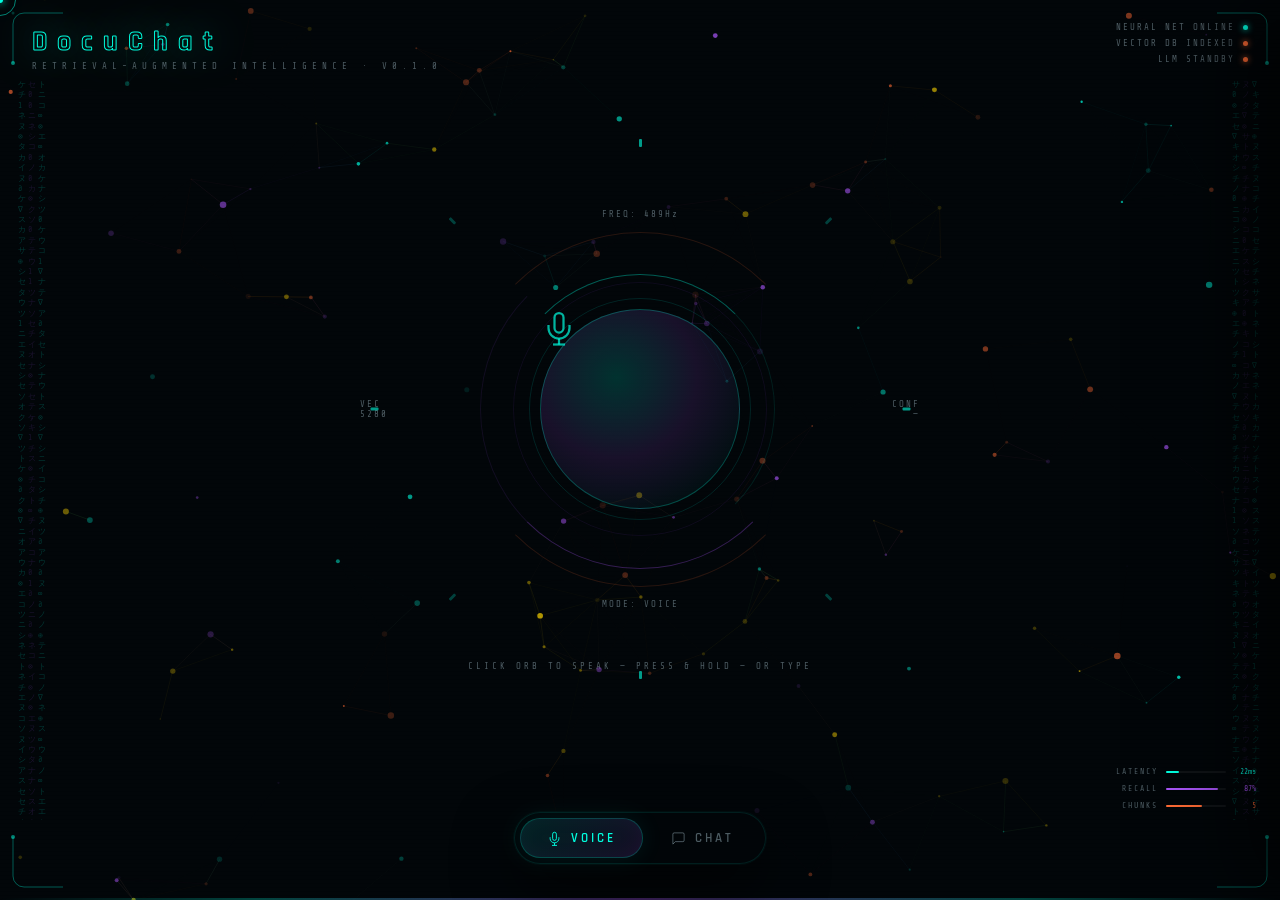
<file: static/index.html>
<!DOCTYPE html>
<html lang="en">
<head>
<meta charset="UTF-8"/>
<meta name="viewport" content="width=device-width, initial-scale=1.0"/>
<title>DocuChat — Retrieval Intelligence</title>
<link href="https://fonts.googleapis.com/css2?family=Rajdhani:wght@300;400;500;600;700&family=Share+Tech+Mono&family=Exo+2:ital,wght@0,100;0,200;0,300;0,400;1,200&display=swap" rel="stylesheet"/>
<link rel="stylesheet" href="/static/docuchat.css"/>
</head>
<body>

<!-- Custom cursor -->
<div id="cur"></div>
<div id="cur-ring"></div>

<!-- Processing bar -->
<div id="proc-bar"></div>

<!-- Scanlines -->
<div id="scanlines"></div>

<!-- BG canvas (neural network) -->
<canvas id="bg-canvas"></canvas>

<!-- Particle canvas -->
<canvas id="particle-canvas"></canvas>

<!-- Data streams left -->
<div id="streams">
  <div class="stream-col" id="sc1"></div>
  <div class="stream-col" id="sc2"></div>
  <div class="stream-col" id="sc3"></div>
</div>

<!-- Data streams right -->
<div id="streams-r">
  <div class="stream-col" id="sc4"></div>
  <div class="stream-col" id="sc5"></div>
  <div class="stream-col" id="sc6"></div>
</div>

<!-- HUD -->
<div id="hud">
  <div id="brand">
    <div id="brand-name">DocuChat</div>
    <div id="brand-sub">retrieval-augmented intelligence · v0.1.0</div>
  </div>
  <div id="status-cluster">
    <div class="s-row"><span class="s-label" id="s-main">NEURAL NET ONLINE</span><div class="s-dot active" id="sd-main"></div></div>
    <div class="s-row"><span class="s-label" id="s-vec">VECTOR DB INDEXED</span><div class="s-dot" id="sd-vec"></div></div>
    <div class="s-row"><span class="s-label" id="s-llm">LLM STANDBY</span><div class="s-dot" id="sd-llm"></div></div>
  </div>
  <div id="ruler"></div>
</div>

<!-- Corner brackets -->
<div class="bracket" id="b-tl"><svg viewBox="0 0 56 56" fill="none">
  <path d="M3 53V14A11 11 0 0 1 14 3h39" stroke="rgba(0,255,224,.35)" stroke-width="1"/>
  <circle cx="3" cy="53" r="2" fill="rgba(0,255,224,.5)"/>
  <circle cx="3" cy="3" r="1.5" fill="rgba(0,255,224,.2)"/>
</svg></div>
<div class="bracket" id="b-tr"><svg viewBox="0 0 56 56" fill="none">
  <path d="M3 53V14A11 11 0 0 1 14 3h39" stroke="rgba(0,255,224,.35)" stroke-width="1"/>
  <circle cx="3" cy="53" r="2" fill="rgba(0,255,224,.5)"/>
</svg></div>
<div class="bracket" id="b-bl"><svg viewBox="0 0 56 56" fill="none">
  <path d="M3 53V14A11 11 0 0 1 14 3h39" stroke="rgba(0,255,224,.35)" stroke-width="1"/>
  <circle cx="3" cy="53" r="2" fill="rgba(0,255,224,.5)"/>
</svg></div>
<div class="bracket" id="b-br"><svg viewBox="0 0 56 56" fill="none">
  <path d="M3 53V14A11 11 0 0 1 14 3h39" stroke="rgba(0,255,224,.35)" stroke-width="1"/>
  <circle cx="3" cy="53" r="2" fill="rgba(0,255,224,.5)"/>
</svg></div>

<!-- Live metrics -->
<div id="metrics">
  <div class="metric">
    <span class="metric-label">LATENCY</span>
    <div class="metric-bar-wrap"><div class="metric-bar" id="mb-lat" style="width:22%"></div></div>
    <span class="metric-val" id="mv-lat">22ms</span>
  </div>
  <div class="metric">
    <span class="metric-label">RECALL</span>
    <div class="metric-bar-wrap"><div class="metric-bar" id="mb-rec" style="width:87%;background:var(--c2)"></div></div>
    <span class="metric-val" id="mv-rec" style="color:var(--c2)">87%</span>
  </div>
  <div class="metric">
    <span class="metric-label">CHUNKS</span>
    <div class="metric-bar-wrap"><div class="metric-bar" id="mb-chk" style="width:60%;background:var(--c3)"></div></div>
    <span class="metric-val" id="mv-chk" style="color:var(--c3)">5</span>
  </div>
</div>

<!-- Center stage -->
<div id="stage">
  <div id="orb-wrap">

    <!-- Rotating rings -->
    <div class="ring" id="ring1">
      <!-- Tick marks -->
      <div class="tick" style="transform:rotate(0deg) translateY(-135px)"></div>
      <div class="tick" style="transform:rotate(45deg) translateY(-135px);opacity:.4"></div>
      <div class="tick" style="transform:rotate(90deg) translateY(-135px)"></div>
      <div class="tick" style="transform:rotate(135deg) translateY(-135px);opacity:.4"></div>
      <div class="tick" style="transform:rotate(180deg) translateY(-135px)"></div>
      <div class="tick" style="transform:rotate(225deg) translateY(-135px);opacity:.4"></div>
      <div class="tick" style="transform:rotate(270deg) translateY(-135px)"></div>
      <div class="tick" style="transform:rotate(315deg) translateY(-135px);opacity:.4"></div>
    </div>
    <div class="ring" id="ring2"></div>
    <div class="ring" id="ring3"></div>

    <!-- Main orb -->
    <div id="orb" onclick="toggleVoice()">
      <svg id="mic-svg" viewBox="0 0 24 24" fill="none" stroke="currentColor" stroke-width="1.5" width="36" height="36">
        <path d="M12 2a3 3 0 0 0-3 3v7a3 3 0 0 0 6 0V5a3 3 0 0 0-3-3z"/>
        <path d="M19 10v2a7 7 0 0 1-14 0v-2"/>
        <line x1="12" y1="19" x2="12" y2="23"/>
        <line x1="8" y1="23" x2="16" y2="23"/>
      </svg>
    </div>

    <!-- Orb data readouts -->
    <div class="orb-readout" id="r-top">FREQ: <span id="freq-val">440Hz</span></div>
    <div class="orb-readout" id="r-right">CONF<br><span id="conf-val">—</span></div>
    <div class="orb-readout" id="r-bottom">MODE: VOICE</div>
    <div class="orb-readout" id="r-left">VEC<br><span id="vec-val">—</span></div>

  </div>

  <!-- Voice transcript area -->
  <div id="voice-area">
    <div id="voice-q"></div>
    <div id="voice-a"></div>
    <div id="voice-hint">CLICK ORB TO SPEAK — PRESS &amp; HOLD — OR TYPE</div>
  </div>
</div>

<!-- Mode bar -->
<div id="mode-bar">
  <button class="mb-btn on" id="btn-v" onclick="setMode('voice')">
    <svg viewBox="0 0 24 24" fill="none" stroke="currentColor" stroke-width="1.5">
      <path d="M12 2a3 3 0 0 0-3 3v7a3 3 0 0 0 6 0V5a3 3 0 0 0-3-3z"/>
      <path d="M19 10v2a7 7 0 0 1-14 0v-2"/>
      <line x1="12" y1="19" x2="12" y2="23"/>
      <line x1="8" y1="23" x2="16" y2="23"/>
    </svg>
    VOICE
  </button>
  <button class="mb-btn" id="btn-t" onclick="setMode('text')">
    <svg viewBox="0 0 24 24" fill="none" stroke="currentColor" stroke-width="1.5">
      <path d="M21 15a2 2 0 0 1-2 2H7l-4 4V5a2 2 0 0 1 2-2h14a2 2 0 0 1 2 2z"/>
    </svg>
    CHAT
  </button>
</div>

<!-- Side panel -->
<div id="panel">
  <div id="ph">
    <div style="display:flex;flex-direction:column;gap:4px">
      <div id="ph-title">NEURAL CHAT</div>
    </div>
    <div style="display:flex;align-items:center;gap:12px">
      <span id="ev-count">0 CHUNKS</span>
      <button id="ph-close" onclick="setMode('voice')">✕</button>
    </div>
  </div>

  <!-- Messages -->
  <div id="msgs">
    <div class="msg a">
      <div class="msg-who">DocuChat</div>
      <div class="msg-b">Hi! I'm DocuChat — ask me anything about <strong>Prashanna Raj Pandit</strong>. Try: <em>"What are his skills?"</em>, <em>"What certifications does he have?"</em>, or <em>"Tell me about his projects."</em></div>
    </div>
  </div>

  <!-- Evidence section -->
  <div id="ev-section"></div>

  <!-- Input area -->
  <div id="input-area">
    <div id="iw">
      <textarea id="inp" rows="1" placeholder="Ask about Prashanna — skills, projects, experience…"></textarea>
      <button id="send" onclick="sendMsg()">
        <svg viewBox="0 0 24 24" fill="none" stroke="currentColor" stroke-width="2.5">
          <line x1="22" y1="2" x2="11" y2="13"/>
          <polygon points="22 2 15 22 11 13 2 9 22 2"/>
        </svg>
      </button>
    </div>
    <div id="input-footer">
      <span class="ifooter-text">ENTER TO SEND · SHIFT+ENTER FOR NEWLINE</span>
      <span class="ifooter-text" id="char-count">0</span>
    </div>
  </div>
</div>

<script src="/static/docuchat.js"></script>
</body>
</html>
</file>
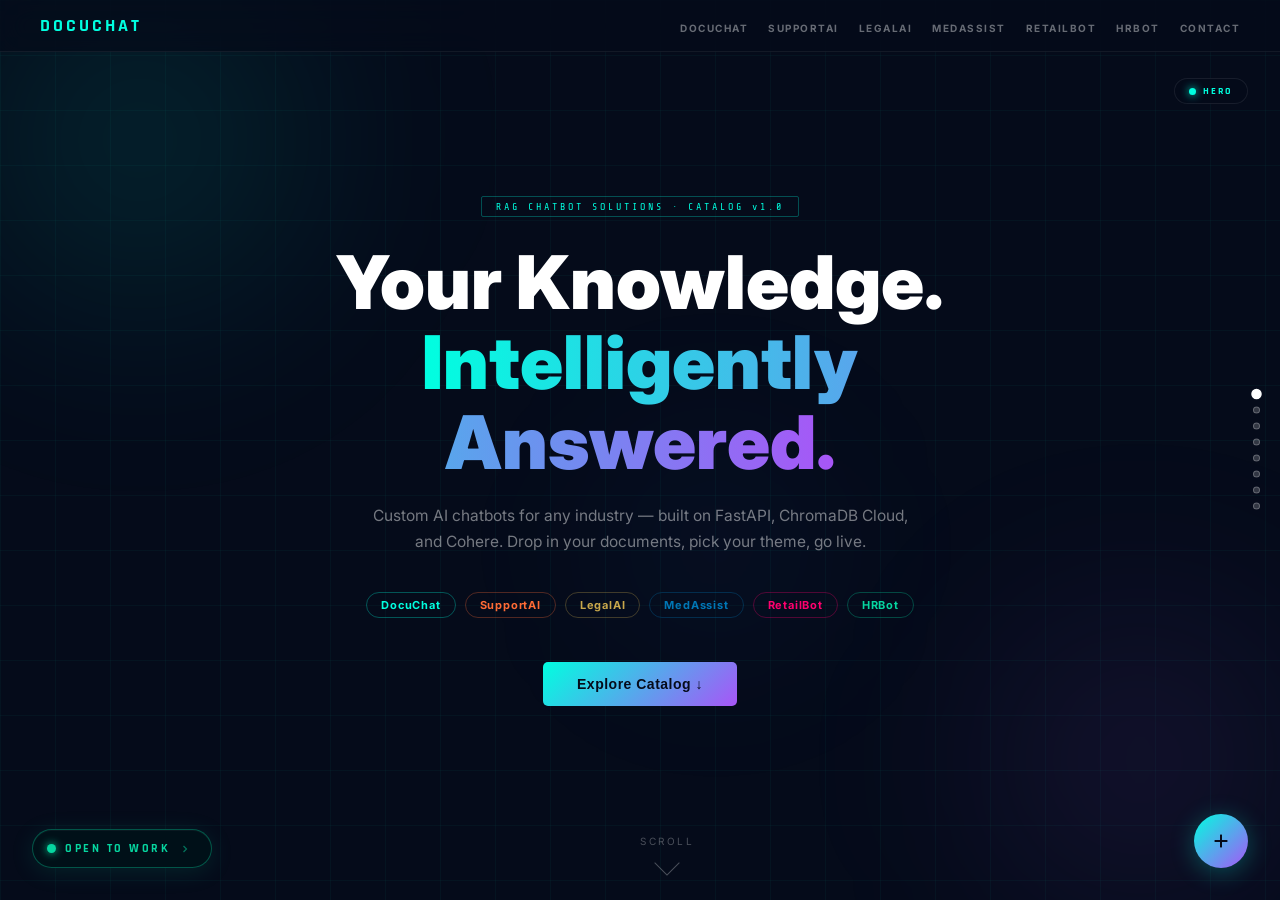
<file: static/catalog.html>
<!DOCTYPE html>
<html lang="en">
<head>
<meta charset="UTF-8"/>
<meta name="viewport" content="width=device-width, initial-scale=1.0"/>
<title>DocuChat Solutions — AI Bot Catalog</title>
<link href="https://fonts.googleapis.com/css2?family=Inter:wght@300;400;500;600;700;800;900&family=Rajdhani:wght@500;600;700&family=Share+Tech+Mono&family=Playfair+Display:ital,wght@0,600;0,700;1,600&family=Nunito:wght@600;700;800;900&family=DM+Sans:wght@400;500;600;700&display=swap" rel="stylesheet"/>
<style>
*,*::before,*::after{box-sizing:border-box;margin:0;padding:0}
:root{--ease:cubic-bezier(.4,0,.2,1)}
html,body{height:100%;overflow:hidden;font-family:'Inter',sans-serif}

/* ── SCROLL CONTAINER ── */
#scroll{height:100vh;overflow-y:scroll;scroll-snap-type:y mandatory;scroll-behavior:smooth}
.sec{height:100vh;scroll-snap-align:start;position:relative;overflow:hidden;display:flex;align-items:center;justify-content:center}

/* ── TOP NAV ── */
#tnav{position:fixed;top:0;left:0;right:0;z-index:200;display:flex;align-items:center;justify-content:space-between;padding:14px 40px;background:rgba(5,11,26,.75);backdrop-filter:blur(16px);border-bottom:1px solid rgba(255,255,255,.06)}
#tnav-brand{font-family:'Rajdhani',sans-serif;font-size:18px;font-weight:700;color:#00ffe0;letter-spacing:3px;text-decoration:none}
#tnav-links{display:flex;gap:20px;list-style:none}
#tnav-links a{font-size:10px;font-weight:700;letter-spacing:1.5px;text-transform:uppercase;text-decoration:none;color:rgba(255,255,255,.4);transition:color .2s}
#tnav-links a:hover{color:#fff}

/* ── SIDE DOTS ── */
#sdots{position:fixed;right:20px;top:50%;transform:translateY(-50%);z-index:200;display:flex;flex-direction:column;gap:9px}
.sdot{width:7px;height:7px;border-radius:50%;background:rgba(255,255,255,.18);border:1px solid rgba(255,255,255,.25);cursor:pointer;transition:all .3s var(--ease)}
.sdot.active{background:#fff;transform:scale(1.5);border-color:#fff}

/* ── SECTION REVEAL ── */
.reveal{opacity:0;transform:translateY(28px);transition:opacity .75s var(--ease),transform .75s var(--ease)}
.sec.in-view .reveal{opacity:1;transform:translateY(0)}

/* ── BOT SECTION LAYOUT ── */
.bot-wrap{display:grid;grid-template-columns:1fr 1fr;height:100%;align-items:center;padding:90px 64px 48px;gap:64px;position:relative;z-index:1}
.bot-label{font-size:10px;font-weight:700;letter-spacing:3px;text-transform:uppercase;margin-bottom:10px;opacity:.65}
.bot-name{font-size:clamp(38px,5vw,62px);font-weight:800;line-height:1;margin-bottom:14px}
.bot-tagline{font-size:15px;line-height:1.65;opacity:.58;margin-bottom:28px;max-width:400px}
.bot-features{list-style:none;margin-bottom:36px;display:flex;flex-direction:column;gap:11px}
.bot-features li{display:flex;align-items:center;gap:10px;font-size:13.5px;opacity:.82}
.feat-dot{width:6px;height:6px;border-radius:50%;flex-shrink:0}
.bot-btns{display:flex;gap:12px;align-items:center}
.btn-primary{display:inline-flex;align-items:center;gap:8px;padding:12px 28px;border-radius:5px;font-weight:700;font-size:13px;letter-spacing:.3px;text-decoration:none;transition:all .2s;border:none;cursor:pointer}
.btn-primary:hover{transform:translateY(-2px);filter:brightness(1.08)}
.btn-ghost{padding:11px 20px;border-radius:5px;font-size:12px;font-weight:700;letter-spacing:.5px;text-decoration:none;border:1px solid;transition:all .2s;display:inline-block}
.btn-ghost:hover{transform:translateY(-2px)}

/* ── MOCK CHAT WINDOW ── */
.mock-wrap{display:flex;justify-content:center;align-items:center}
.mock-win{border-radius:14px;overflow:hidden;box-shadow:0 32px 80px rgba(0,0,0,.45);width:100%;max-width:420px;border:1px solid rgba(255,255,255,.08)}
.mock-bar{display:flex;align-items:center;gap:7px;padding:13px 16px}
.mock-dot{width:10px;height:10px;border-radius:50%}
.mock-title-txt{font-size:12px;font-weight:600;letter-spacing:.8px;margin-left:5px}
.mock-body{padding:18px;display:flex;flex-direction:column;gap:10px;min-height:210px}
.mm{max-width:82%;padding:10px 14px;border-radius:12px;font-size:12.5px;line-height:1.55;opacity:0}
.mm.u{align-self:flex-end}
.mm.b{align-self:flex-start}
.in-view .mm:nth-child(1){animation:mmIn .4s var(--ease) .25s forwards}
.in-view .mm:nth-child(2){animation:mmIn .4s var(--ease) .9s forwards}
.in-view .mm:nth-child(3){animation:mmIn .4s var(--ease) 1.55s forwards}
.in-view .mm:nth-child(4){animation:mmIn .4s var(--ease) 2.2s forwards}
@keyframes mmIn{from{opacity:0;transform:translateY(6px)}to{opacity:1;transform:translateY(0)}}
.mock-foot{display:flex;align-items:center;gap:10px;padding:11px 16px;border-top:1px solid rgba(255,255,255,.06)}
.mock-inp-txt{flex:1;font-size:12px;opacity:.35}
.mock-send-btn{width:26px;height:26px;border-radius:50%;display:flex;align-items:center;justify-content:center;font-size:11px;flex-shrink:0}

/* ══════════════════════════════════════
   HERO
══════════════════════════════════════ */
#s-hero{background:#050b1a}
.hero-grid{position:absolute;inset:0;background-image:linear-gradient(rgba(0,255,224,.035) 1px,transparent 1px),linear-gradient(90deg,rgba(0,255,224,.035) 1px,transparent 1px);background-size:55px 55px}
.orb{position:absolute;border-radius:50%;filter:blur(90px)}
.orb1{width:520px;height:520px;background:radial-gradient(circle,rgba(0,255,224,.13),transparent 70%);top:-120px;left:-120px;animation:orbf 9s ease-in-out infinite}
.orb2{width:440px;height:440px;background:radial-gradient(circle,rgba(168,85,247,.13),transparent 70%);bottom:-80px;right:-80px;animation:orbf 9s ease-in-out -4.5s infinite}
.orb3{width:280px;height:280px;background:radial-gradient(circle,rgba(59,130,246,.09),transparent 70%);top:45%;left:45%;animation:orbf 9s ease-in-out -2s infinite}
@keyframes orbf{0%,100%{transform:translate(0,0)}50%{transform:translate(28px,-22px)}}
.hero-content{position:relative;z-index:1;text-align:center;max-width:820px;padding:0 24px}
.hero-tag{display:inline-block;font-family:'Share Tech Mono',monospace;font-size:10px;color:#00ffe0;letter-spacing:3px;border:1px solid rgba(0,255,224,.28);padding:4px 14px;border-radius:2px;margin-bottom:26px;animation:fadeUp .6s var(--ease) .2s both}
.hero-h1{font-size:clamp(34px,6.5vw,74px);font-weight:900;color:#fff;line-height:1.08;margin-bottom:20px;animation:fadeUp .6s var(--ease) .4s both}
.hero-h1 .grad{background:linear-gradient(90deg,#00ffe0,#a855f7);-webkit-background-clip:text;-webkit-text-fill-color:transparent}
.hero-sub{font-size:15.5px;color:rgba(255,255,255,.45);line-height:1.7;max-width:540px;margin:0 auto 36px;animation:fadeUp .6s var(--ease) .6s both}
.hero-pills{display:flex;gap:9px;justify-content:center;flex-wrap:wrap;margin-bottom:44px;animation:fadeUp .6s var(--ease) .8s both}
.hero-pill{font-size:11px;font-weight:700;letter-spacing:.8px;padding:5px 14px;border-radius:20px;border:1px solid}
.hero-cta{display:inline-flex;align-items:center;gap:10px;background:linear-gradient(135deg,#00ffe0,#a855f7);color:#050b1a;font-weight:800;font-size:14px;letter-spacing:.5px;padding:14px 34px;border-radius:5px;text-decoration:none;transition:all .2s;animation:fadeUp .6s var(--ease) 1s both;border:none;cursor:pointer}
.hero-cta:hover{transform:translateY(-2px);filter:brightness(1.06)}
.scroll-hint{position:absolute;bottom:28px;left:50%;transform:translateX(-50%);color:rgba(255,255,255,.28);font-size:10px;letter-spacing:2.5px;display:flex;flex-direction:column;align-items:center;gap:7px;animation:fadeUp .6s var(--ease) 1.2s both}
.scroll-arr{width:18px;height:18px;border-right:1px solid rgba(255,255,255,.28);border-bottom:1px solid rgba(255,255,255,.28);transform:rotate(45deg);animation:arrb 1.6s ease infinite}
@keyframes arrb{0%,100%{transform:rotate(45deg) translate(0,0);opacity:.25}50%{transform:rotate(45deg) translate(4px,4px);opacity:.7}}
@keyframes fadeUp{from{opacity:0;transform:translateY(18px)}to{opacity:1;transform:translateY(0)}}

/* ══════════════════════════════════════
   DOCUCHAT (cyan / purple / near-black)
══════════════════════════════════════ */
#s-dc{background:#020609;color:#d0f0ed}
#s-dc::before{content:'';position:absolute;inset:0;background-image:linear-gradient(rgba(0,255,224,.025) 1px,transparent 1px),linear-gradient(90deg,rgba(0,255,224,.025) 1px,transparent 1px);background-size:42px 42px}
#s-dc .bot-label{color:#00ffe0;font-family:'Share Tech Mono',monospace}
#s-dc .bot-name{color:#00ffe0;font-family:'Rajdhani',sans-serif;letter-spacing:2px}
#s-dc .bot-tagline{color:rgba(190,255,248,.5)}
#s-dc .feat-dot{background:#00ffe0}
#s-dc .btn-primary{background:#00ffe0;color:#020609}
#s-dc .btn-ghost{border-color:rgba(0,255,224,.3);color:#00ffe0}
#s-dc .mock-win{border-color:rgba(0,255,224,.18)!important}
#s-dc .mock-bar{background:#040d10;border-bottom:1px solid rgba(0,255,224,.12)}
#s-dc .mock-dot:nth-child(1){background:#ff5f57}
#s-dc .mock-dot:nth-child(2){background:#febc2e}
#s-dc .mock-dot:nth-child(3){background:#28c840}
#s-dc .mock-title-txt{color:#00ffe0;font-family:'Share Tech Mono',monospace}
#s-dc .mock-body{background:#020609}
#s-dc .mm.u{background:rgba(0,255,224,.13);color:#00ffe0;border:1px solid rgba(0,255,224,.2);font-family:'Share Tech Mono',monospace;font-size:11.5px}
#s-dc .mm.b{background:rgba(168,85,247,.1);color:#d8b4fe;border:1px solid rgba(168,85,247,.18);font-family:'Share Tech Mono',monospace;font-size:11.5px}
#s-dc .mock-foot{background:#040d10}
#s-dc .mock-inp-txt{color:#00ffe0;font-family:'Share Tech Mono',monospace}
#s-dc .mock-send-btn{background:rgba(0,255,224,.18);color:#00ffe0}

/* ══════════════════════════════════════
   SUPPORTAI (orange / warm / white bg)
══════════════════════════════════════ */
#s-sa{background:#fffaf6;color:#1c1c2e}
#s-sa::before{content:'';position:absolute;top:-180px;right:-180px;width:560px;height:560px;border-radius:50%;background:radial-gradient(circle,rgba(255,107,53,.13),transparent 70%)}
#s-sa .bot-label{color:#ff6b35}
#s-sa .bot-name{color:#1c1c2e;font-family:'Nunito',sans-serif}
#s-sa .bot-tagline,.bot-features li{color:rgba(28,28,46,.58)}
#s-sa .feat-dot{background:#ff6b35}
#s-sa .btn-primary{background:#ff6b35;color:#fff}
#s-sa .btn-ghost{border-color:rgba(255,107,53,.32);color:#ff6b35}
#s-sa .mock-win{border-color:rgba(255,107,53,.14)!important}
#s-sa .mock-bar{background:#ff6b35}
#s-sa .mock-dot:nth-child(1){background:rgba(255,255,255,.35)}
#s-sa .mock-dot:nth-child(2){background:rgba(255,255,255,.6)}
#s-sa .mock-dot:nth-child(3){background:rgba(255,255,255,.85)}
#s-sa .mock-title-txt{color:#fff;font-family:'Nunito',sans-serif;letter-spacing:0}
#s-sa .mock-body{background:#fff}
#s-sa .mm.u{background:#ff6b35;color:#fff;border-radius:18px 18px 4px 18px;font-family:'Nunito',sans-serif}
#s-sa .mm.b{background:#f1f1f1;color:#1c1c2e;border-radius:18px 18px 18px 4px;font-family:'Nunito',sans-serif}
#s-sa .mock-foot{background:#f9f9f9;border-top-color:rgba(0,0,0,.07)}
#s-sa .mock-inp-txt{color:#bbb;font-family:'Nunito',sans-serif}
#s-sa .mock-send-btn{background:#ff6b35;color:#fff}

/* ══════════════════════════════════════
   LEGALAI (navy / gold / serif)
══════════════════════════════════════ */
#s-la{background:#090d1c;color:#e8e4d0}
#s-la::before{content:'';position:absolute;inset:0;background:repeating-linear-gradient(0deg,transparent,transparent 56px,rgba(201,168,76,.028) 56px,rgba(201,168,76,.028) 57px)}
#s-la .bot-label{color:#c9a84c;font-family:'Playfair Display',serif;font-style:italic;letter-spacing:1px}
#s-la .bot-name{color:#c9a84c;font-family:'Playfair Display',serif}
#s-la .bot-tagline{color:rgba(232,228,208,.48);font-family:'Playfair Display',serif;font-style:italic}
#s-la .feat-dot{background:#c9a84c}
#s-la .bot-features li{color:#e8e4d0}
#s-la .btn-primary{background:#c9a84c;color:#090d1c}
#s-la .btn-ghost{border-color:rgba(201,168,76,.3);color:#c9a84c}
#s-la .mock-win{border-color:rgba(201,168,76,.22)!important}
#s-la .mock-bar{background:#0f162a;border-bottom:1px solid rgba(201,168,76,.14)}
#s-la .mock-dot:nth-child(1){background:rgba(201,168,76,.28)}
#s-la .mock-dot:nth-child(2){background:rgba(201,168,76,.55)}
#s-la .mock-dot:nth-child(3){background:#c9a84c}
#s-la .mock-title-txt{color:#c9a84c;font-family:'Playfair Display',serif;letter-spacing:0}
#s-la .mock-body{background:#0b1120}
#s-la .mm.u{background:rgba(201,168,76,.12);color:#c9a84c;border:1px solid rgba(201,168,76,.22);border-radius:4px;font-family:'Playfair Display',serif}
#s-la .mm.b{background:rgba(74,127,165,.1);color:#8ab4d4;border:1px solid rgba(74,127,165,.18);border-radius:4px}
#s-la .mock-foot{background:#0f162a}
#s-la .mock-inp-txt{color:rgba(232,228,208,.28);font-family:'Playfair Display',serif}
#s-la .mock-send-btn{background:rgba(201,168,76,.2);color:#c9a84c;border-radius:3px}

/* ══════════════════════════════════════
   MEDASSIST (clinical blue / white bg)
══════════════════════════════════════ */
#s-ma{background:#f0f8ff;color:#03045e}
#s-ma::before{content:'';position:absolute;bottom:0;left:0;right:0;height:45%;background:linear-gradient(to top,rgba(0,119,182,.055),transparent)}
#s-ma .bot-label{color:#0077b6}
#s-ma .bot-name{color:#03045e;font-family:'DM Sans',sans-serif}
#s-ma .bot-tagline{color:rgba(3,4,94,.46)}
#s-ma .bot-features li{color:#03045e}
#s-ma .feat-dot{background:#0077b6}
#s-ma .btn-primary{background:#0077b6;color:#fff}
#s-ma .btn-ghost{border-color:rgba(0,119,182,.3);color:#0077b6}
#s-ma .mock-win{border-color:rgba(0,119,182,.2)!important}
#s-ma .mock-bar{background:#0077b6}
#s-ma .mock-dot:nth-child(1){background:rgba(255,255,255,.35)}
#s-ma .mock-dot:nth-child(2){background:rgba(255,255,255,.6)}
#s-ma .mock-dot:nth-child(3){background:rgba(255,255,255,.88)}
#s-ma .mock-title-txt{color:#fff;font-family:'DM Sans',sans-serif;letter-spacing:0;font-weight:600}
#s-ma .mock-body{background:#fff}
#s-ma .mm.u{background:#0077b6;color:#fff;border-radius:16px 16px 4px 16px}
#s-ma .mm.b{background:#e8f4fd;color:#03045e;border-radius:16px 16px 16px 4px;border:1px solid rgba(0,119,182,.15)}
#s-ma .mock-foot{background:#f6fbff;border-top-color:rgba(0,119,182,.1)}
#s-ma .mock-inp-txt{color:#bbb}
#s-ma .mock-send-btn{background:#0077b6;color:#fff;border-radius:7px}

/* ══════════════════════════════════════
   RETAILBOT (pink / yellow / dark)
══════════════════════════════════════ */
#s-rb{background:#110016;color:#fff}
#s-rb::before{content:'';position:absolute;top:-80px;left:50%;transform:translateX(-50%);width:720px;height:720px;border-radius:50%;background:radial-gradient(circle,rgba(255,0,110,.1) 0%,rgba(255,190,11,.07) 40%,transparent 70%)}
#s-rb .bot-label{color:#ff006e;font-family:'Nunito',sans-serif}
#s-rb .bot-name{color:#fff;font-family:'Nunito',sans-serif;font-weight:900}
#s-rb .bot-tagline{color:rgba(255,255,255,.46)}
#s-rb .feat-dot{background:#ffbe0b}
#s-rb .btn-primary{background:linear-gradient(135deg,#ff006e,#8338ec);color:#fff;font-family:'Nunito',sans-serif;font-weight:800}
#s-rb .btn-ghost{border-color:rgba(255,0,110,.4);color:#ff006e}
#s-rb .mock-win{border-color:rgba(255,0,110,.2)!important}
#s-rb .mock-bar{background:linear-gradient(90deg,#ff006e,#8338ec)}
#s-rb .mock-dot:nth-child(1){background:rgba(255,255,255,.35)}
#s-rb .mock-dot:nth-child(2){background:rgba(255,255,255,.6)}
#s-rb .mock-dot:nth-child(3){background:#ffbe0b}
#s-rb .mock-title-txt{color:#fff;font-family:'Nunito',sans-serif;font-weight:800;letter-spacing:0}
#s-rb .mock-body{background:#18001e}
#s-rb .mm.u{background:#ff006e;color:#fff;border-radius:18px 18px 4px 18px;font-family:'Nunito',sans-serif}
#s-rb .mm.b{background:rgba(255,190,11,.14);color:#ffbe0b;border:1px solid rgba(255,190,11,.22);border-radius:18px 18px 18px 4px;font-family:'Nunito',sans-serif}
#s-rb .mock-foot{background:#13001a}
#s-rb .mock-inp-txt{color:rgba(255,255,255,.28);font-family:'Nunito',sans-serif}
#s-rb .mock-send-btn{background:#ff006e;color:#fff}

/* ══════════════════════════════════════
   HRBOT (teal green / dark)
══════════════════════════════════════ */
#s-hr{background:#001219;color:#e0f7f2}
#s-hr::before{content:'';position:absolute;inset:0;background:radial-gradient(ellipse at 20% 50%,rgba(6,214,160,.07),transparent 55%),radial-gradient(ellipse at 80% 50%,rgba(17,138,178,.07),transparent 55%)}
#s-hr .bot-label{color:#06d6a0}
#s-hr .bot-name{color:#06d6a0;font-family:'DM Sans',sans-serif}
#s-hr .bot-tagline{color:rgba(224,247,242,.44)}
#s-hr .feat-dot{background:#06d6a0}
#s-hr .btn-primary{background:#06d6a0;color:#001219}
#s-hr .btn-ghost{border-color:rgba(6,214,160,.3);color:#06d6a0}
#s-hr .mock-win{border-color:rgba(6,214,160,.2)!important}
#s-hr .mock-bar{background:#00202e;border-bottom:1px solid rgba(6,214,160,.14)}
#s-hr .mock-dot:nth-child(1){background:rgba(6,214,160,.28)}
#s-hr .mock-dot:nth-child(2){background:rgba(6,214,160,.55)}
#s-hr .mock-dot:nth-child(3){background:#06d6a0}
#s-hr .mock-title-txt{color:#06d6a0;font-family:'DM Sans',sans-serif;letter-spacing:0}
#s-hr .mock-body{background:#001925}
#s-hr .mm.u{background:rgba(6,214,160,.14);color:#06d6a0;border:1px solid rgba(6,214,160,.24);border-radius:8px}
#s-hr .mm.b{background:rgba(17,138,178,.1);color:#90e0ef;border:1px solid rgba(17,138,178,.2);border-radius:8px}
#s-hr .mock-foot{background:#00202e}
#s-hr .mock-inp-txt{color:rgba(224,247,242,.28)}
#s-hr .mock-send-btn{background:rgba(6,214,160,.2);color:#06d6a0;border-radius:4px}

/* ══════════════════════════════════════
   CONTACT
══════════════════════════════════════ */
#s-ct{background:#050b1a;color:#fff}
#s-ct::before{content:'';position:absolute;inset:0;background:radial-gradient(ellipse at 50% 110%,rgba(0,255,224,.09),transparent 55%)}
.ct-inner{position:relative;z-index:1;text-align:center;max-width:720px;padding:0 24px}
.ct-tag{font-family:'Share Tech Mono',monospace;font-size:10px;color:#00ffe0;letter-spacing:3px;margin-bottom:18px}
.ct-h2{font-size:clamp(28px,4.5vw,54px);font-weight:900;margin-bottom:14px;line-height:1.1}
.ct-sub{font-size:15px;color:rgba(255,255,255,.48);line-height:1.7;margin-bottom:18px;max-width:540px;margin-left:auto;margin-right:auto}
.ct-badge{display:inline-block;font-size:11px;font-weight:700;letter-spacing:2px;color:#a855f7;border:1px solid rgba(168,85,247,.32);padding:4px 18px;border-radius:20px;margin-bottom:48px}
.ct-cards{display:flex;gap:14px;justify-content:center;flex-wrap:wrap;margin-bottom:44px}
.ct-card{display:flex;align-items:center;gap:11px;padding:15px 22px;border-radius:8px;text-decoration:none;font-weight:600;font-size:14px;transition:all .22s;border:1px solid}
.ct-card:hover{transform:translateY(-3px)}
.cc-email{background:rgba(0,255,224,.08);border-color:rgba(0,255,224,.22);color:#00ffe0}
.cc-email:hover{background:rgba(0,255,224,.14)}
.cc-li{background:rgba(10,102,194,.14);border-color:rgba(10,102,194,.3);color:#7ab4e8}
.cc-li:hover{background:rgba(10,102,194,.24)}
.cc-gh{background:rgba(255,255,255,.05);border-color:rgba(255,255,255,.14);color:rgba(255,255,255,.78)}
.cc-gh:hover{background:rgba(255,255,255,.1)}
.ct-stack{font-size:11px;color:rgba(255,255,255,.18);font-family:'Share Tech Mono',monospace;letter-spacing:1.5px}

/* ── RESPONSIVE ── */
@media(max-width:800px){
  .bot-wrap{grid-template-columns:1fr;padding:80px 24px 36px;gap:28px}
  .mock-wrap{display:none}
  .hero-h1{font-size:32px}
  #tnav-links{display:none}
  #tnav{padding:12px 20px}
  #sdots{right:12px}
}
</style>
</head>
<body>

<!-- TOP NAV -->
<nav id="tnav">
  <a id="tnav-brand" href="/catalog">DOCUCHAT</a>
  <ul id="tnav-links">
    <li><a href="#s-dc">DocuChat</a></li>
    <li><a href="#s-sa">SupportAI</a></li>
    <li><a href="#s-la">LegalAI</a></li>
    <li><a href="#s-ma">MedAssist</a></li>
    <li><a href="#s-rb">RetailBot</a></li>
    <li><a href="#s-hr">HRBot</a></li>
    <li><a href="#s-ct">Contact</a></li>
  </ul>
</nav>

<!-- SIDE DOTS -->
<div id="sdots">
  <div class="sdot active" data-i="0"></div>
  <div class="sdot" data-i="1"></div>
  <div class="sdot" data-i="2"></div>
  <div class="sdot" data-i="3"></div>
  <div class="sdot" data-i="4"></div>
  <div class="sdot" data-i="5"></div>
  <div class="sdot" data-i="6"></div>
  <div class="sdot" data-i="7"></div>
</div>

<div id="scroll">

<!-- ══ HERO ══ -->
<section class="sec" id="s-hero">
  <div class="hero-grid"></div>
  <div class="orb orb1"></div><div class="orb orb2"></div><div class="orb orb3"></div>
  <div class="hero-content">
    <div class="hero-tag">RAG CHATBOT SOLUTIONS · CATALOG v1.0</div>
    <h1 class="hero-h1">Your Knowledge.<br/><span class="grad">Intelligently Answered.</span></h1>
    <p class="hero-sub">Custom AI chatbots for any industry — built on FastAPI, ChromaDB Cloud, and Cohere. Drop in your documents, pick your theme, go live.</p>
    <div class="hero-pills">
      <span class="hero-pill" style="color:#00ffe0;border-color:rgba(0,255,224,.3)">DocuChat</span>
      <span class="hero-pill" style="color:#ff6b35;border-color:rgba(255,107,53,.3)">SupportAI</span>
      <span class="hero-pill" style="color:#c9a84c;border-color:rgba(201,168,76,.3)">LegalAI</span>
      <span class="hero-pill" style="color:#0077b6;border-color:rgba(0,119,182,.3)">MedAssist</span>
      <span class="hero-pill" style="color:#ff006e;border-color:rgba(255,0,110,.3)">RetailBot</span>
      <span class="hero-pill" style="color:#06d6a0;border-color:rgba(6,214,160,.3)">HRBot</span>
    </div>
    <button class="hero-cta" id="hero-btn">Explore Catalog ↓</button>
  </div>
  <div class="scroll-hint"><span>SCROLL</span><div class="scroll-arr"></div></div>
</section>

<!-- ══ DOCUCHAT ══ -->
<section class="sec" id="s-dc">
  <div class="bot-wrap reveal">
    <div>
      <div class="bot-label">FLAGSHIP · DOCUMENT INTELLIGENCE</div>
      <div class="bot-name">DocuChat</div>
      <div class="bot-tagline">Sci-fi grade retrieval for document-heavy workflows. Ask anything, get answers grounded in real sources.</div>
      <ul class="bot-features">
        <li><span class="feat-dot"></span>Multi-query retrieval using full conversation history</li>
        <li><span class="feat-dot"></span>Evidence display with source attribution per answer</li>
        <li><span class="feat-dot"></span>Voice input via Whisper (optional add-on)</li>
        <li><span class="feat-dot"></span>Dynamic retrieval depth that adapts as you chat</li>
      </ul>
      <div class="bot-btns">
        <a href="/" class="btn-primary">Live Demo →</a>
        <a href="#s-ct" class="btn-ghost">Get This Bot</a>
      </div>
    </div>
    <div class="mock-wrap">
      <div class="mock-win">
        <div class="mock-bar">
          <div class="mock-dot"></div><div class="mock-dot"></div><div class="mock-dot"></div>
          <span class="mock-title-txt">DOCUCHAT · ACTIVE</span>
        </div>
        <div class="mock-body">
          <div class="mm u">What ML projects has Prashanna built?</div>
          <div class="mm b">Prashanna built a RAG chatbot (FastAPI + ChromaDB + Cohere), an autonomous driving license test system using computer vision (CarSight), and an AWS-certified ML pipeline for production inference.</div>
          <div class="mm u">Does he have cloud certifications?</div>
          <div class="mm b">Yes — AWS Certified Machine Learning Engineer – Associate, valid March 2026 → March 2029. Verified at aws.amazon.com/verification · ID: c987e045.</div>
        </div>
        <div class="mock-foot">
          <span class="mock-inp-txt">Query the knowledge base...</span>
          <div class="mock-send-btn">↑</div>
        </div>
      </div>
    </div>
  </div>
</section>

<!-- ══ SUPPORTAI ══ -->
<section class="sec" id="s-sa">
  <div class="bot-wrap reveal">
    <div>
      <div class="bot-label">CUSTOMER SERVICE · HELPDESK · SAAS</div>
      <div class="bot-name">SupportAI</div>
      <div class="bot-tagline">Warm, instant answers for your customers — 24/7. Reduce support tickets. Increase satisfaction.</div>
      <ul class="bot-features">
        <li><span class="feat-dot"></span>Instant FAQ resolution from your help docs</li>
        <li><span class="feat-dot"></span>Friendly, brand-aligned conversational tone</li>
        <li><span class="feat-dot"></span>Seamless escalation signal to human agents</li>
        <li><span class="feat-dot"></span>Embeddable widget — live on your site in hours</li>
      </ul>
      <div class="bot-btns">
        <a href="/demos/support" class="btn-primary">Live Demo →</a>
        <a href="#s-ct" class="btn-ghost">Get This Bot</a>
      </div>
    </div>
    <div class="mock-wrap">
      <div class="mock-win">
        <div class="mock-bar">
          <div class="mock-dot"></div><div class="mock-dot"></div><div class="mock-dot"></div>
          <span class="mock-title-txt">SupportAI</span>
        </div>
        <div class="mock-body">
          <div class="mm u">How do I reset my password?</div>
          <div class="mm b">Hi there! 👋 Go to Settings → Account → Reset Password. You'll receive an email within 2 minutes. Let me know if you need anything else!</div>
          <div class="mm u">What if I don't get the email?</div>
          <div class="mm b">Check your spam folder first! If it's not there after 5 minutes, reach out to support@yourcompany.com — we'll get you sorted right away. 🙌</div>
        </div>
        <div class="mock-foot">
          <span class="mock-inp-txt">Type your question...</span>
          <div class="mock-send-btn">↑</div>
        </div>
      </div>
    </div>
  </div>
</section>

<!-- ══ LEGALAI ══ -->
<section class="sec" id="s-la">
  <div class="bot-wrap reveal">
    <div>
      <div class="bot-label">PROFESSIONAL · LAW FIRMS · CONTRACTS</div>
      <div class="bot-name">LegalAI</div>
      <div class="bot-tagline">Precision answers from legal documents. Citations included. Formal tone, always.</div>
      <ul class="bot-features">
        <li><span class="feat-dot"></span>Contract clause extraction and summarization</li>
        <li><span class="feat-dot"></span>Formal, professional response tone with citations</li>
        <li><span class="feat-dot"></span>Source document reference per answer</li>
        <li><span class="feat-dot"></span>Compliance-aware retrieval architecture</li>
      </ul>
      <div class="bot-btns">
        <a href="/demos/legal" class="btn-primary">Live Demo →</a>
        <a href="#s-ct" class="btn-ghost">Get This Bot</a>
      </div>
    </div>
    <div class="mock-wrap">
      <div class="mock-win">
        <div class="mock-bar">
          <div class="mock-dot"></div><div class="mock-dot"></div><div class="mock-dot"></div>
          <span class="mock-title-txt">LegalAI</span>
        </div>
        <div class="mock-body">
          <div class="mm u">What are the termination clauses in Section 8?</div>
          <div class="mm b">Pursuant to Section 8.2, either party may terminate with 30 days' written notice. Immediate termination is permitted under Section 8.4 in cases of material breach unremedied within 10 days.</div>
          <div class="mm u">Is there a non-compete clause?</div>
          <div class="mm b">Section 12.1 establishes a 12-month non-compete within a 50-mile radius of the primary office, applicable to all signatories as defined in Exhibit A, Clause 3.</div>
        </div>
        <div class="mock-foot">
          <span class="mock-inp-txt">Enter legal query...</span>
          <div class="mock-send-btn">↑</div>
        </div>
      </div>
    </div>
  </div>
</section>

<!-- ══ MEDASSIST ══ -->
<section class="sec" id="s-ma">
  <div class="bot-wrap reveal">
    <div>
      <div class="bot-label">HEALTHCARE · CLINICAL · PATIENT SUPPORT</div>
      <div class="bot-name">MedAssist</div>
      <div class="bot-tagline">Clinical information made accessible. Accurate, patient-friendly responses from your medical documents.</div>
      <ul class="bot-features">
        <li><span class="feat-dot"></span>Medical knowledge base retrieval</li>
        <li><span class="feat-dot"></span>Patient-friendly language with clinical accuracy</li>
        <li><span class="feat-dot"></span>Symptom, procedure, and report explanations</li>
        <li><span class="feat-dot"></span>Privacy-conscious — no patient data stored</li>
      </ul>
      <div class="bot-btns">
        <a href="/demos/medical" class="btn-primary">Live Demo →</a>
        <a href="#s-ct" class="btn-ghost">Get This Bot</a>
      </div>
    </div>
    <div class="mock-wrap">
      <div class="mock-win">
        <div class="mock-bar">
          <div class="mock-dot"></div><div class="mock-dot"></div><div class="mock-dot"></div>
          <span class="mock-title-txt">MedAssist ✚</span>
        </div>
        <div class="mock-body">
          <div class="mm u">What does the MRI report indicate?</div>
          <div class="mm b">The report shows a mild L4-L5 disc herniation with no significant nerve compression. The radiologist recommends conservative management with a 6-week follow-up.</div>
          <div class="mm u">What does conservative management involve?</div>
          <div class="mm b">Typically physical therapy, anti-inflammatory medication, and rest — avoiding surgical intervention unless symptoms worsen or neurological signs develop.</div>
        </div>
        <div class="mock-foot">
          <span class="mock-inp-txt">Ask about your health documents...</span>
          <div class="mock-send-btn">↑</div>
        </div>
      </div>
    </div>
  </div>
</section>

<!-- ══ RETAILBOT ══ -->
<section class="sec" id="s-rb">
  <div class="bot-wrap reveal">
    <div>
      <div class="bot-label">E-COMMERCE · SHOPPING · PRODUCT Q&amp;A</div>
      <div class="bot-name">RetailBot</div>
      <div class="bot-tagline">Shopping assistance that actually converts. Answer product questions instantly and turn browsers into buyers.</div>
      <ul class="bot-features">
        <li><span class="feat-dot"></span>Product catalog Q&A from your inventory docs</li>
        <li><span class="feat-dot"></span>Size, stock, and specification lookup</li>
        <li><span class="feat-dot"></span>Recommendation engine from documents</li>
        <li><span class="feat-dot"></span>Playful, brand-aligned tone out of the box</li>
      </ul>
      <div class="bot-btns">
        <a href="/demos/retail" class="btn-primary">Live Demo →</a>
        <a href="#s-ct" class="btn-ghost">Get This Bot</a>
      </div>
    </div>
    <div class="mock-wrap">
      <div class="mock-win">
        <div class="mock-bar">
          <div class="mock-dot"></div><div class="mock-dot"></div><div class="mock-dot"></div>
          <span class="mock-title-txt">RetailBot 🛍️</span>
        </div>
        <div class="mock-body">
          <div class="mm u">Do you have the Air Max in size 10?</div>
          <div class="mm b">Yes! 🎉 Air Max 270 in size 10 is in stock — Black/White and Red/Black colorways. Want me to check the 270 React too?</div>
          <div class="mm u">What's the return policy?</div>
          <div class="mm b">30-day free returns, no questions asked! 🙌 Keep the original packaging and we'll arrange a free pickup. Refund hits your account in 3-5 days.</div>
        </div>
        <div class="mock-foot">
          <span class="mock-inp-txt">Ask about products...</span>
          <div class="mock-send-btn">↑</div>
        </div>
      </div>
    </div>
  </div>
</section>

<!-- ══ HRBOT ══ -->
<section class="sec" id="s-hr">
  <div class="bot-wrap reveal">
    <div>
      <div class="bot-label">ENTERPRISE · HR · PEOPLE OPERATIONS</div>
      <div class="bot-name">HRBot</div>
      <div class="bot-tagline">HR policies answered instantly. Reduce repetitive questions. Accelerate onboarding from day one.</div>
      <ul class="bot-features">
        <li><span class="feat-dot"></span>Policy and benefits Q&A from your HR docs</li>
        <li><span class="feat-dot"></span>Onboarding automation for new hires</li>
        <li><span class="feat-dot"></span>Compliance-ready with full audit trail support</li>
        <li><span class="feat-dot"></span>Multilingual-ready architecture</li>
      </ul>
      <div class="bot-btns">
        <a href="/demos/hr" class="btn-primary">Live Demo →</a>
        <a href="#s-ct" class="btn-ghost">Get This Bot</a>
      </div>
    </div>
    <div class="mock-wrap">
      <div class="mock-win">
        <div class="mock-bar">
          <div class="mock-dot"></div><div class="mock-dot"></div><div class="mock-dot"></div>
          <span class="mock-title-txt">HRBot · People Ops</span>
        </div>
        <div class="mock-body">
          <div class="mm u">How many PTO days do I get per year?</div>
          <div class="mm b">Full-time employees receive 20 PTO days annually, accrued monthly. Senior staff (5+ years) receive 25 days. Unused days roll over up to a 10-day cap per the 2024 policy.</div>
          <div class="mm u">How do I submit a PTO request?</div>
          <div class="mm b">Submit in Workday at least 5 business days in advance. Requests under 3 days may be submitted 2 days prior. Your manager receives an automatic approval notification.</div>
        </div>
        <div class="mock-foot">
          <span class="mock-inp-txt">Ask HR anything...</span>
          <div class="mock-send-btn">↑</div>
        </div>
      </div>
    </div>
  </div>
</section>

<!-- ══ CONTACT ══ -->
<section class="sec" id="s-ct">
  <div class="ct-inner reveal">
    <div class="ct-tag">OPEN FOR OPPORTUNITIES</div>
    <h2 class="ct-h2">Let's Build Your Bot.</h2>
    <p class="ct-sub">I'm <strong>Prashanna Raj Pandit</strong> — ML Engineer specializing in RAG systems, LLM pipelines, and production AI deployments. I can implement any of these bots for your business or bring this expertise to your team full-time.</p>
    <span class="ct-badge">SEEKING · FULL-TIME ML ENGINEER ROLES</span>
    <div class="ct-cards">
      <a href="mailto:prashannaraj5@gmail.com" class="ct-card cc-email">
        <svg width="17" height="17" viewBox="0 0 24 24" fill="none" stroke="currentColor" stroke-width="2"><rect x="2" y="4" width="20" height="16" rx="2"/><path d="m22 7-8.97 5.7a1.94 1.94 0 0 1-2.06 0L2 7"/></svg>
        prashannaraj5@gmail.com
      </a>
      <a href="https://linkedin.com/in/prashanna-raj-pandit" target="_blank" class="ct-card cc-li">
        <svg width="17" height="17" viewBox="0 0 24 24" fill="currentColor"><path d="M16 8a6 6 0 0 1 6 6v7h-4v-7a2 2 0 0 0-2-2 2 2 0 0 0-2 2v7h-4v-7a6 6 0 0 1 6-6z"/><rect x="2" y="9" width="4" height="12"/><circle cx="4" cy="4" r="2"/></svg>
        LinkedIn
      </a>
      <a href="https://github.com/Prashanna-Raj-Pandit" target="_blank" class="ct-card cc-gh">
        <svg width="17" height="17" viewBox="0 0 24 24" fill="currentColor"><path d="M12 2C6.477 2 2 6.484 2 12.017c0 4.425 2.865 8.18 6.839 9.504.5.092.682-.217.682-.483 0-.237-.008-.868-.013-1.703-2.782.605-3.369-1.343-3.369-1.343-.454-1.158-1.11-1.466-1.11-1.466-.908-.62.069-.608.069-.608 1.003.07 1.531 1.032 1.531 1.032.892 1.53 2.341 1.088 2.91.832.092-.647.35-1.088.636-1.338-2.22-.253-4.555-1.113-4.555-4.951 0-1.093.39-1.988 1.029-2.688-.103-.253-.446-1.272.098-2.65 0 0 .84-.27 2.75 1.026A9.564 9.564 0 0 1 12 6.844a9.59 9.59 0 0 1 2.504.337c1.909-1.296 2.747-1.027 2.747-1.027.546 1.379.202 2.398.1 2.651.64.7 1.028 1.595 1.028 2.688 0 3.848-2.339 4.695-4.566 4.943.359.309.678.92.678 1.855 0 1.338-.012 2.419-.012 2.747 0 .268.18.58.688.482A10.02 10.02 0 0 0 22 12.017C22 6.484 17.522 2 12 2z"/></svg>
        GitHub
      </a>
    </div>
    <div class="ct-stack">FASTAPI · CHROMADB · COHERE · PYTHON · RAG</div>
  </div>
</section>

</div><!-- /scroll -->

<!-- ══ FLOATING: OPEN TO WORK BEACON ══ -->
<div id="hire-beacon" onclick="document.getElementById('s-ct').scrollIntoView({behavior:'smooth'})" title="Jump to contact">
  <span class="hb-dot"></span>
  <span class="hb-text">OPEN TO WORK</span>
  <svg class="hb-arrow" width="12" height="12" viewBox="0 0 24 24" fill="none" stroke="currentColor" stroke-width="2.5"><polyline points="9 18 15 12 9 6"/></svg>
</div>

<!-- ══ FLOATING: RADIAL SOCIAL FAB ══ -->
<div id="fab-wrap">
  <!-- Satellites -->
  <button class="fab-sat" id="fab-li" data-tip="LinkedIn"
    onclick="window.open('https://linkedin.com/in/prashanna-raj-pandit','_blank')">
    <svg width="18" height="18" viewBox="0 0 24 24" fill="currentColor"><path d="M16 8a6 6 0 0 1 6 6v7h-4v-7a2 2 0 0 0-2-2 2 2 0 0 0-2 2v7h-4v-7a6 6 0 0 1 6-6z"/><rect x="2" y="9" width="4" height="12"/><circle cx="4" cy="4" r="2"/></svg>
  </button>
  <button class="fab-sat" id="fab-gh" data-tip="GitHub"
    onclick="window.open('https://github.com/Prashanna-Raj-Pandit','_blank')">
    <svg width="18" height="18" viewBox="0 0 24 24" fill="currentColor"><path d="M12 2C6.477 2 2 6.484 2 12.017c0 4.425 2.865 8.18 6.839 9.504.5.092.682-.217.682-.483 0-.237-.008-.868-.013-1.703-2.782.605-3.369-1.343-3.369-1.343-.454-1.158-1.11-1.466-1.11-1.466-.908-.62.069-.608.069-.608 1.003.07 1.531 1.032 1.531 1.032.892 1.53 2.341 1.088 2.91.832.092-.647.35-1.088.636-1.338-2.22-.253-4.555-1.113-4.555-4.951 0-1.093.39-1.988 1.029-2.688-.103-.253-.446-1.272.098-2.65 0 0 .84-.27 2.75 1.026A9.564 9.564 0 0 1 12 6.844a9.59 9.59 0 0 1 2.504.337c1.909-1.296 2.747-1.027 2.747-1.027.546 1.379.202 2.398.1 2.651.64.7 1.028 1.595 1.028 2.688 0 3.848-2.339 4.695-4.566 4.943.359.309.678.92.678 1.855 0 1.338-.012 2.419-.012 2.747 0 .268.18.58.688.482A10.02 10.02 0 0 0 22 12.017C22 6.484 17.522 2 12 2z"/></svg>
  </button>
  <button class="fab-sat" id="fab-em" data-tip="Email"
    onclick="window.location='mailto:prashannaraj5@gmail.com'">
    <svg width="17" height="17" viewBox="0 0 24 24" fill="none" stroke="currentColor" stroke-width="2"><rect x="2" y="4" width="20" height="16" rx="2"/><path d="m22 7-8.97 5.7a1.94 1.94 0 0 1-2.06 0L2 7"/></svg>
  </button>
  <button class="fab-sat" id="fab-dc" data-tip="DocuChat Demo"
    onclick="window.location='/'">
    <svg width="17" height="17" viewBox="0 0 24 24" fill="none" stroke="currentColor" stroke-width="2"><path d="M12 2a3 3 0 0 0-3 3v7a3 3 0 0 0 6 0V5a3 3 0 0 0-3-3z"/><path d="M19 10v2a7 7 0 0 1-14 0v-2"/><line x1="12" y1="19" x2="12" y2="23"/><line x1="8" y1="23" x2="16" y2="23"/></svg>
  </button>
  <!-- Main trigger -->
  <button id="fab-main" onclick="toggleFab()" title="Connect">
    <svg class="fab-icon-plus" width="22" height="22" viewBox="0 0 24 24" fill="none" stroke="currentColor" stroke-width="2.2"><line x1="12" y1="5" x2="12" y2="19"/><line x1="5" y1="12" x2="19" y2="12"/></svg>
    <svg class="fab-icon-x" width="20" height="20" viewBox="0 0 24 24" fill="none" stroke="currentColor" stroke-width="2.5"><line x1="18" y1="6" x2="6" y2="18"/><line x1="6" y1="6" x2="18" y2="18"/></svg>
  </button>
</div>

<!-- ══ FLOATING: CURRENT SECTION CHIP ══ -->
<div id="sec-chip">
  <span id="sec-chip-dot"></span>
  <span id="sec-chip-label">HERO</span>
</div>

<style>
/* ── OPEN TO WORK BEACON ── */
#hire-beacon{
  position:fixed;bottom:32px;left:32px;z-index:300;
  display:flex;align-items:center;gap:9px;
  background:rgba(0,18,25,.88);border:1px solid rgba(6,214,160,.35);
  padding:11px 20px 11px 14px;border-radius:40px;
  cursor:pointer;transition:all .3s cubic-bezier(.4,0,.2,1);
  backdrop-filter:blur(14px);
  box-shadow:0 4px 24px rgba(6,214,160,.12),0 1px 0 rgba(255,255,255,.04) inset;
  text-decoration:none;user-select:none;
}
#hire-beacon:hover{
  border-color:rgba(6,214,160,.75);
  transform:translateY(-3px);
  box-shadow:0 10px 32px rgba(6,214,160,.25),0 1px 0 rgba(255,255,255,.06) inset;
}
.hb-dot{
  width:9px;height:9px;border-radius:50%;background:#06d6a0;flex-shrink:0;
  box-shadow:0 0 8px #06d6a0;
  animation:hbpulse 2s ease-in-out infinite;
}
@keyframes hbpulse{
  0%,100%{box-shadow:0 0 6px #06d6a0;transform:scale(1)}
  50%{box-shadow:0 0 16px #06d6a0,0 0 32px rgba(6,214,160,.35);transform:scale(1.15)}
}
.hb-text{font-family:'Rajdhani',sans-serif;font-size:12px;font-weight:700;letter-spacing:2.5px;color:#06d6a0;white-space:nowrap}
.hb-arrow{color:rgba(6,214,160,.5);flex-shrink:0;transition:transform .2s}
#hire-beacon:hover .hb-arrow{transform:translateX(3px);color:#06d6a0}

/* ── RADIAL FAB ── */
#fab-wrap{
  position:fixed;bottom:32px;right:32px;z-index:300;
  width:54px;height:54px;
  display:flex;align-items:center;justify-content:center;
}
#fab-main{
  width:54px;height:54px;border-radius:50%;
  background:linear-gradient(135deg,#00ffe0 0%,#a855f7 100%);
  border:none;cursor:pointer;color:#050b1a;
  display:flex;align-items:center;justify-content:center;
  box-shadow:0 4px 24px rgba(0,255,224,.28),0 0 0 0 rgba(0,255,224,.3);
  transition:box-shadow .3s,transform .3s;
  position:relative;z-index:2;
  animation:fabglow 3s ease-in-out infinite;
}
@keyframes fabglow{
  0%,100%{box-shadow:0 4px 24px rgba(0,255,224,.28),0 0 0 0 rgba(0,255,224,.2)}
  50%{box-shadow:0 6px 32px rgba(0,255,224,.45),0 0 0 8px rgba(0,255,224,.06)}
}
#fab-main:hover{transform:scale(1.1);animation:none;box-shadow:0 8px 36px rgba(0,255,224,.5)}
#fab-main .fab-icon-x{display:none;position:absolute}
#fab-main .fab-icon-plus{transition:transform .35s cubic-bezier(.34,1.56,.64,1)}
#fab-wrap.open #fab-main .fab-icon-plus{transform:rotate(45deg)}

.fab-sat{
  position:absolute;width:44px;height:44px;border-radius:50%;
  border:none;cursor:pointer;
  display:flex;align-items:center;justify-content:center;
  opacity:0;transform:translate(0,0) scale(0.4);
  transition:opacity .32s cubic-bezier(.34,1.56,.64,1),
             transform .32s cubic-bezier(.34,1.56,.64,1),
             box-shadow .2s;
  pointer-events:none;z-index:1;
}
#fab-wrap.open .fab-sat{opacity:1;pointer-events:all}
/* Satellite positions — fan upward-left */
#fab-wrap.open #fab-li{transform:translate(-60px,-64px) scale(1);transition-delay:0s}
#fab-wrap.open #fab-gh{transform:translate(-80px,-14px) scale(1);transition-delay:.05s}
#fab-wrap.open #fab-em{transform:translate(-56px,44px) scale(1);transition-delay:.1s}
#fab-wrap.open #fab-dc{transform:translate(0,-84px) scale(1);transition-delay:.15s}

#fab-li{background:#0a66c2;color:#fff;box-shadow:0 4px 16px rgba(10,102,194,.4)}
#fab-gh{background:#24292e;color:#fff;box-shadow:0 4px 16px rgba(0,0,0,.5)}
#fab-em{background:#ff6b35;color:#fff;box-shadow:0 4px 16px rgba(255,107,53,.4)}
#fab-dc{background:linear-gradient(135deg,#00ffe0,#a855f7);color:#050b1a;box-shadow:0 4px 16px rgba(0,255,224,.3)}

.fab-sat:hover{transform:scale(1.15) !important;filter:brightness(1.15)}

/* Tooltip */
.fab-sat::before{
  content:attr(data-tip);
  position:absolute;right:52px;
  background:rgba(5,11,26,.95);color:#e0e0e0;
  padding:5px 11px;border-radius:5px;
  font-family:'Rajdhani',sans-serif;font-size:11px;font-weight:700;letter-spacing:1px;
  white-space:nowrap;opacity:0;pointer-events:none;
  border:1px solid rgba(255,255,255,.08);
  transition:opacity .15s;
}
#fab-dc::before{right:auto;left:52px}
.fab-sat:hover::before{opacity:1}

/* ── SECTION CHIP ── */
#sec-chip{
  position:fixed;top:78px;right:32px;z-index:200;
  display:flex;align-items:center;gap:7px;
  background:rgba(5,11,26,.75);border:1px solid rgba(255,255,255,.08);
  padding:6px 14px;border-radius:20px;backdrop-filter:blur(12px);
  transition:all .4s cubic-bezier(.4,0,.2,1);
  pointer-events:none;
}
#sec-chip-dot{width:7px;height:7px;border-radius:50%;transition:background .4s,box-shadow .4s}
#sec-chip-label{font-family:'Rajdhani',sans-serif;font-size:10px;font-weight:700;letter-spacing:2px;color:rgba(255,255,255,.55);transition:color .4s}
</style>

<script>
const scroll = document.getElementById('scroll');
const secs = document.querySelectorAll('.sec');
const dots = document.querySelectorAll('.sdot');

// IntersectionObserver: activate dots + trigger animations
const io = new IntersectionObserver(entries => {
  entries.forEach(e => {
    if (e.isIntersecting) {
      const i = [...secs].indexOf(e.target);
      dots.forEach((d, j) => d.classList.toggle('active', i === j));
      e.target.classList.add('in-view');
    }
  });
}, { threshold: 0.55, root: scroll });

secs.forEach(s => io.observe(s));

// Dot click → scroll to section
dots.forEach(d => d.addEventListener('click', () =>
  secs[+d.dataset.i].scrollIntoView({ behavior: 'smooth' })
));

// Nav links
document.querySelectorAll('#tnav-links a').forEach(a => {
  a.addEventListener('click', e => {
    e.preventDefault();
    document.querySelector(a.getAttribute('href'))?.scrollIntoView({ behavior: 'smooth' });
  });
});

// Hero CTA
document.getElementById('hero-btn').addEventListener('click', () =>
  document.getElementById('s-dc').scrollIntoView({ behavior: 'smooth' })
);

// ── FAB toggle ──
const fabWrap = document.getElementById('fab-wrap');
function toggleFab() { fabWrap.classList.toggle('open'); }
document.addEventListener('click', e => {
  if (!fabWrap.contains(e.target)) fabWrap.classList.remove('open');
});

// ── Section chip ──
const CHIP_DATA = [
  { id:'s-hero', label:'HERO',     color:'#00ffe0' },
  { id:'s-dc',   label:'DOCUCHAT', color:'#00ffe0' },
  { id:'s-sa',   label:'SUPPORTAI',color:'#ff6b35' },
  { id:'s-la',   label:'LEGALAI',  color:'#c9a84c' },
  { id:'s-ma',   label:'MEDASSIST',color:'#0077b6' },
  { id:'s-rb',   label:'RETAILBOT',color:'#ff006e' },
  { id:'s-hr',   label:'HRBOT',    color:'#06d6a0' },
  { id:'s-ct',   label:'CONTACT',  color:'#a855f7' },
];
const chipDot = document.getElementById('sec-chip-dot');
const chipLabel = document.getElementById('sec-chip-label');

const chipIO = new IntersectionObserver(entries => {
  entries.forEach(e => {
    if (e.isIntersecting) {
      const found = CHIP_DATA.find(d => d.id === e.target.id);
      if (found) {
        chipDot.style.background = found.color;
        chipDot.style.boxShadow = `0 0 8px ${found.color}`;
        chipLabel.textContent = found.label;
        chipLabel.style.color = found.color;
      }
    }
  });
}, { threshold: 0.55, root: scroll });

CHIP_DATA.forEach(d => {
  const el = document.getElementById(d.id);
  if (el) chipIO.observe(el);
});
</script>
</body>
</html>
</file>
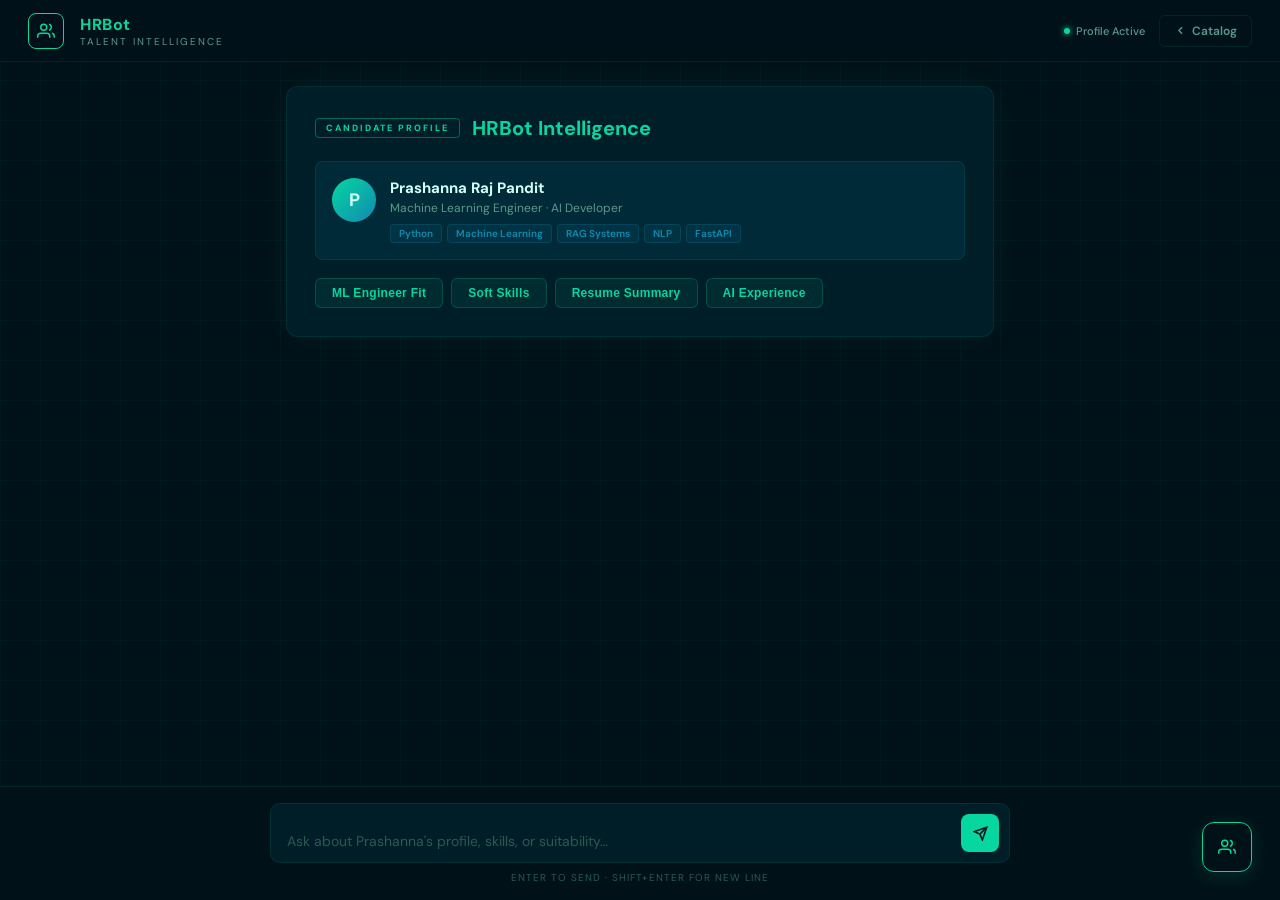
<file: static/demos/hr.html>
<!DOCTYPE html>
<html lang="en">
<head>
<meta charset="UTF-8"/>
<meta name="viewport" content="width=device-width, initial-scale=1.0"/>
<title>HRBot — Ask About Prashanna</title>
<link href="https://fonts.googleapis.com/css2?family=DM+Sans:wght@300;400;500;600;700&display=swap" rel="stylesheet"/>
<style>
*,*::before,*::after{box-sizing:border-box;margin:0;padding:0}
:root{
  --bg:#001219;--surface:#001e28;--surface2:#002a38;--border:rgba(6,214,160,.1);
  --acc:#06d6a0;--acc2:#118ab2;--acc-light:rgba(6,214,160,.08);
  --txt:#d4fff6;--txt2:#5a9a8a;--txt3:#2a5a50;
  --r:10px;
}
html,body{height:100%;font-family:'DM Sans',sans-serif;background:var(--bg);color:var(--txt)}

/* ── GRID BG ── */
.grid-bg{
  position:fixed;inset:0;pointer-events:none;z-index:0;
  background-image:
    linear-gradient(rgba(6,214,160,.04) 1px,transparent 1px),
    linear-gradient(90deg,rgba(6,214,160,.04) 1px,transparent 1px);
  background-size:40px 40px;
}

/* ── HEADER ── */
header{
  position:fixed;top:0;left:0;right:0;z-index:100;
  background:rgba(0,18,25,.92);backdrop-filter:blur(16px);
  border-bottom:1px solid var(--border);
  padding:0 28px;height:62px;
  display:flex;align-items:center;justify-content:space-between;
}
.h-left{display:flex;align-items:center;gap:16px}
.h-icon{width:36px;height:36px;border-radius:8px;border:1px solid var(--acc);display:flex;align-items:center;justify-content:center;color:var(--acc)}
.h-brand-text{}
.h-name{font-size:16px;font-weight:700;color:var(--acc);letter-spacing:.5px}
.h-sub{font-size:10px;color:var(--txt2);letter-spacing:2px;text-transform:uppercase}
.h-right{display:flex;align-items:center;gap:14px}
.h-indicator{display:flex;align-items:center;gap:6px;font-size:11px;color:var(--txt2);font-weight:500}
.h-dot{width:6px;height:6px;border-radius:50%;background:var(--acc);box-shadow:0 0 6px var(--acc);animation:glow 2s infinite}
@keyframes glow{0%,100%{opacity:1;box-shadow:0 0 6px var(--acc)}50%{opacity:.4;box-shadow:0 0 2px var(--acc)}}
.h-back{font-size:12px;font-weight:600;color:var(--txt2);text-decoration:none;display:flex;align-items:center;gap:5px;padding:7px 14px;border:1px solid var(--border);border-radius:6px;transition:all .2s}
.h-back:hover{border-color:var(--acc);color:var(--acc);background:var(--acc-light)}

/* ── MAIN ── */
main{display:flex;flex-direction:column;height:100vh;padding-top:62px;position:relative;z-index:1}
.chat-pane{flex:1;overflow-y:auto;padding:24px 16px;display:flex;flex-direction:column;gap:14px;max-width:740px;width:100%;margin:0 auto}

/* ── WELCOME ── */
.welcome{
  background:var(--surface);border:1px solid var(--border);border-radius:12px;
  padding:28px;box-shadow:0 0 40px rgba(6,214,160,.05);
}
.welcome-header{display:flex;align-items:center;gap:12px;margin-bottom:20px}
.welcome-badge{
  font-size:9px;font-weight:700;letter-spacing:2px;text-transform:uppercase;
  color:var(--acc);border:1px solid rgba(6,214,160,.4);padding:3px 10px;border-radius:4px;
}
.welcome-header h2{font-size:20px;font-weight:700;color:var(--acc)}
.profile-card{
  background:var(--surface2);border-radius:8px;padding:16px;margin-bottom:18px;
  border:1px solid var(--border);display:flex;gap:14px;align-items:flex-start;
}
.profile-avatar{width:44px;height:44px;border-radius:50%;background:linear-gradient(135deg,var(--acc),var(--acc2));display:flex;align-items:center;justify-content:center;font-weight:700;font-size:18px;flex-shrink:0}
.profile-info{}
.profile-name{font-size:15px;font-weight:700;color:var(--txt)}
.profile-title{font-size:12px;color:var(--txt2);margin-top:2px}
.profile-tags{display:flex;flex-wrap:wrap;gap:5px;margin-top:8px}
.ptag{font-size:10px;font-weight:600;color:var(--acc2);background:rgba(17,138,178,.1);padding:2px 8px;border-radius:4px;border:1px solid rgba(17,138,178,.2)}
.chips{display:flex;flex-wrap:wrap;gap:8px}
.chip{font-size:12px;font-weight:600;color:var(--acc);background:var(--acc-light);
  padding:7px 16px;border-radius:6px;cursor:pointer;border:1px solid rgba(6,214,160,.2);
  transition:all .2s;letter-spacing:.3px}
.chip:hover{background:var(--acc);color:var(--bg);transform:translateY(-1px)}

/* ── MESSAGES ── */
.msg{display:flex;gap:10px;align-items:flex-start;animation:fadeup .35s ease}
@keyframes fadeup{from{opacity:0;transform:translateY(8px)}to{opacity:1;transform:none}}
.msg.user{flex-direction:row-reverse}
.avatar{width:32px;height:32px;border-radius:8px;flex-shrink:0;display:flex;align-items:center;justify-content:center;font-size:11px;font-weight:700;letter-spacing:.5px}
.avatar.bot{background:linear-gradient(135deg,var(--acc),var(--acc2));color:var(--bg)}
.avatar.user{background:var(--surface2);color:var(--txt2);border:1px solid var(--border)}
.bubble{max-width:78%;padding:12px 16px;border-radius:10px;font-size:13.5px;line-height:1.65}
.bubble.bot{background:var(--surface);border:1px solid var(--border);border-top-left-radius:3px}
.bubble.user{background:rgba(6,214,160,.12);border:1px solid rgba(6,214,160,.2);border-top-right-radius:3px;color:var(--txt)}
.msg-time{font-size:10px;color:var(--txt3);margin-top:4px;letter-spacing:.5px}
.msg.user .msg-time{text-align:right}

/* ── SOURCES ── */
.sources{margin-top:7px;display:flex;flex-wrap:wrap;gap:5px;align-items:center}
.src-label{font-size:10px;color:var(--txt3);font-weight:500}
.src-chip{font-size:10px;font-weight:600;color:var(--acc);background:var(--acc-light);padding:2px 8px;border-radius:4px;border:1px solid rgba(6,214,160,.15)}

/* ── TYPING ── */
.dot-row{display:flex;gap:5px;align-items:center}
.dot-row span{width:6px;height:6px;border-radius:50%;background:var(--acc);animation:blink 1.2s ease-in-out infinite}
.dot-row span:nth-child(2){animation-delay:.2s}
.dot-row span:nth-child(3){animation-delay:.4s}
@keyframes blink{0%,100%{opacity:.2}50%{opacity:1}}

/* ── INPUT ── */
.input-bar{border-top:1px solid var(--border);padding:16px;background:rgba(0,18,25,.95);backdrop-filter:blur(12px)}
.input-inner{
  max-width:740px;margin:0 auto;display:flex;gap:10px;align-items:flex-end;
  background:var(--surface);border:1px solid var(--border);border-radius:10px;
  padding:10px 10px 10px 16px;transition:border-color .2s,box-shadow .2s;
}
.input-inner:focus-within{border-color:rgba(6,214,160,.3);box-shadow:0 0 0 3px rgba(6,214,160,.06)}
textarea{flex:1;background:none;border:none;outline:none;resize:none;font-family:'DM Sans',sans-serif;font-size:14px;color:var(--txt);max-height:120px;line-height:1.5}
textarea::placeholder{color:var(--txt3)}
.send-btn{width:38px;height:38px;border-radius:8px;background:var(--acc);border:none;cursor:pointer;display:flex;align-items:center;justify-content:center;color:var(--bg);flex-shrink:0;transition:all .2s}
.send-btn:hover{filter:brightness(1.1);transform:scale(1.05)}
.send-btn:disabled{opacity:.4;cursor:not-allowed;transform:none}
.input-hint{text-align:center;font-size:10px;color:var(--txt3);margin-top:8px;letter-spacing:1px;text-transform:uppercase;max-width:740px;margin-left:auto;margin-right:auto}
</style>
</head>
<body>
<div class="grid-bg"></div>

<header>
  <div class="h-left">
    <div class="h-icon">
      <svg width="18" height="18" viewBox="0 0 24 24" fill="none" stroke="currentColor" stroke-width="2"><path d="M17 21v-2a4 4 0 0 0-4-4H5a4 4 0 0 0-4 4v2"/><circle cx="9" cy="7" r="4"/><path d="M23 21v-2a4 4 0 0 0-3-3.87"/><path d="M16 3.13a4 4 0 0 1 0 7.75"/></svg>
    </div>
    <div class="h-brand-text">
      <div class="h-name">HRBot</div>
      <div class="h-sub">Talent Intelligence</div>
    </div>
  </div>
  <div class="h-right">
    <div class="h-indicator"><div class="h-dot"></div>Profile Active</div>
    <a class="h-back" href="/catalog">
      <svg width="13" height="13" viewBox="0 0 24 24" fill="none" stroke="currentColor" stroke-width="2.5"><polyline points="15 18 9 12 15 6"/></svg>
      Catalog
    </a>
  </div>
</header>

<main>
  <div class="chat-pane" id="msgs">
    <div class="welcome">
      <div class="welcome-header">
        <div class="welcome-badge">Candidate Profile</div>
        <h2>HRBot Intelligence</h2>
      </div>
      <div class="profile-card">
        <div class="profile-avatar">P</div>
        <div class="profile-info">
          <div class="profile-name">Prashanna Raj Pandit</div>
          <div class="profile-title">Machine Learning Engineer · AI Developer</div>
          <div class="profile-tags">
            <span class="ptag">Python</span>
            <span class="ptag">Machine Learning</span>
            <span class="ptag">RAG Systems</span>
            <span class="ptag">NLP</span>
            <span class="ptag">FastAPI</span>
          </div>
        </div>
      </div>
      <div class="chips">
        <button class="chip" onclick="quickSend('Is he a good fit for a machine learning engineer role?')">ML Engineer Fit</button>
        <button class="chip" onclick="quickSend('What soft skills does he have?')">Soft Skills</button>
        <button class="chip" onclick="quickSend('Summarize his resume in 3 sentences')">Resume Summary</button>
        <button class="chip" onclick="quickSend('What is his experience with AI models?')">AI Experience</button>
      </div>
    </div>
  </div>

  <div class="input-bar">
    <div class="input-inner">
      <textarea id="inp" rows="1" placeholder="Ask about Prashanna's profile, skills, or suitability…"></textarea>
      <button class="send-btn" id="send-btn" onclick="sendMsg()">
        <svg width="15" height="15" viewBox="0 0 24 24" fill="none" stroke="currentColor" stroke-width="2.5"><line x1="22" y1="2" x2="11" y2="13"/><polygon points="22 2 15 22 11 13 2 9 22 2"/></svg>
      </button>
    </div>
    <div class="input-hint">Enter to send · Shift+Enter for new line</div>
  </div>
</main>

<script>
const msgs=document.getElementById('msgs');
const inp=document.getElementById('inp');
const sendBtn=document.getElementById('send-btn');

function now(){return new Date().toLocaleTimeString([],{hour:'2-digit',minute:'2-digit'})}

function addMsg(role,text,evidence){
  const div=document.createElement('div');
  div.className=`msg ${role}`;
  const av=`<div class="avatar ${role}">HR</div>`;
  let srcHtml='';
  if(role==='bot'&&evidence&&evidence.length){
    const uniq=[...new Set(evidence.map(e=>e.source||'Knowledge Base'))];
    srcHtml=`<div class="sources"><span class="src-label">Sources:</span>${uniq.map(s=>`<span class="src-chip">${s}</span>`).join('')}</div>`;
  }
  const bubble=`<div style="flex:1;min-width:0">
    <div class="bubble ${role}">${text}</div>
    ${srcHtml}
    <div class="msg-time">${now()}</div>
  </div>`;
  div.innerHTML=role==='user'?bubble+av:av+bubble;
  msgs.appendChild(div);msgs.scrollTop=msgs.scrollHeight;
}

function showTyping(){
  const div=document.createElement('div');div.className='msg';div.id='typing';
  div.innerHTML=`<div class="avatar bot">HR</div><div class="bubble bot"><div class="dot-row"><span></span><span></span><span></span></div></div>`;
  msgs.appendChild(div);msgs.scrollTop=msgs.scrollHeight;
}
function hideTyping(){const t=document.getElementById('typing');if(t)t.remove();}

async function sendMsg(){
  const text=inp.value.trim();if(!text)return;
  inp.value='';inp.style.height='auto';sendBtn.disabled=true;
  addMsg('user',text);showTyping();
  try{
    const res=await fetch('/chat',{method:'POST',headers:{'Content-Type':'application/json'},body:JSON.stringify({message:text})});
    const data=await res.json();
    hideTyping();
    addMsg('bot',data.answer||'No profile data available.',data.evidence);
  }catch(e){hideTyping();addMsg('bot','Connection error. Please try again.');}
  sendBtn.disabled=false;inp.focus();
}

function quickSend(text){inp.value=text;sendMsg();}
inp.addEventListener('keydown',e=>{if(e.key==='Enter'&&!e.shiftKey){e.preventDefault();sendMsg();}});
inp.addEventListener('input',()=>{inp.style.height='auto';inp.style.height=Math.min(inp.scrollHeight,120)+'px';});
</script>

<!-- ── FLOATING CLUSTER ── -->
<div id="fac">
  <button class="fac-sat" id="fac-clear" data-tip="Clear session" onclick="clearChat()">
    <svg width="15" height="15" viewBox="0 0 24 24" fill="none" stroke="currentColor" stroke-width="2"><polyline points="3 6 5 6 21 6"/><path d="M19 6l-1 14a2 2 0 0 1-2 2H8a2 2 0 0 1-2-2L5 6"/><path d="M10 11v6M14 11v6"/><path d="M9 6V4a1 1 0 0 1 1-1h4a1 1 0 0 1 1 1v2"/></svg>
  </button>
  <button class="fac-sat" id="fac-rand" data-tip="Screen candidate" onclick="randomQ()">
    <svg width="15" height="15" viewBox="0 0 24 24" fill="none" stroke="currentColor" stroke-width="2"><rect x="2" y="2" width="20" height="20" rx="3"/><circle cx="8" cy="8" r="1.5" fill="currentColor"/><circle cx="16" cy="8" r="1.5" fill="currentColor"/><circle cx="8" cy="16" r="1.5" fill="currentColor"/><circle cx="16" cy="16" r="1.5" fill="currentColor"/><circle cx="12" cy="12" r="1.5" fill="currentColor"/></svg>
  </button>
  <button class="fac-sat" id="fac-copy" data-tip="Share profile" onclick="copyLink()">
    <svg width="15" height="15" viewBox="0 0 24 24" fill="none" stroke="currentColor" stroke-width="2"><circle cx="18" cy="5" r="3"/><circle cx="6" cy="12" r="3"/><circle cx="18" cy="19" r="3"/><line x1="8.59" y1="13.51" x2="15.42" y2="17.49"/><line x1="15.41" y1="6.51" x2="8.59" y2="10.49"/></svg>
  </button>
  <button id="fac-main" onclick="toggleFac()">
    <svg width="18" height="18" viewBox="0 0 24 24" fill="none" stroke="currentColor" stroke-width="2"><path d="M17 21v-2a4 4 0 0 0-4-4H5a4 4 0 0 0-4 4v2"/><circle cx="9" cy="7" r="4"/><path d="M23 21v-2a4 4 0 0 0-3-3.87"/><path d="M16 3.13a4 4 0 0 1 0 7.75"/></svg>
  </button>
</div>
<div id="toast"></div>

<style>
#fac{position:fixed;bottom:28px;right:28px;z-index:400;width:50px;height:50px;display:flex;align-items:center;justify-content:center}
#fac-main{
  width:50px;height:50px;border-radius:12px;
  background:transparent;border:1px solid var(--acc);cursor:pointer;color:var(--acc);
  display:flex;align-items:center;justify-content:center;
  box-shadow:0 4px 20px rgba(6,214,160,.15),0 0 0 0 rgba(6,214,160,.2);
  transition:all .25s;position:relative;z-index:2;
  animation:hrpulse 3s ease-in-out infinite;
}
@keyframes hrpulse{0%,100%{box-shadow:0 4px 20px rgba(6,214,160,.15),0 0 0 0 rgba(6,214,160,.15)}50%{box-shadow:0 4px 24px rgba(6,214,160,.3),0 0 0 6px rgba(6,214,160,.06)}}
#fac-main:hover{background:var(--acc);color:var(--bg);animation:none;transform:scale(1.06)}
#fac.open #fac-main{background:rgba(6,214,160,.15);animation:none}
.fac-sat{
  position:absolute;width:40px;height:40px;border-radius:10px;
  border:1px solid var(--border);cursor:pointer;color:var(--acc);
  display:flex;align-items:center;justify-content:center;
  background:var(--surface2);
  opacity:0;transform:translate(0,0) scale(0.4);
  transition:opacity .3s cubic-bezier(.34,1.56,.64,1),transform .3s cubic-bezier(.34,1.56,.64,1);
  pointer-events:none;z-index:1;
}
#fac.open .fac-sat{opacity:1;pointer-events:all}
#fac.open #fac-clear{transform:translate(0,-62px) scale(1);transition-delay:0s;color:#ef4444;border-color:rgba(239,68,68,.3)}
#fac.open #fac-rand{transform:translate(-54px,-36px) scale(1);transition-delay:.06s}
#fac.open #fac-copy{transform:translate(-62px,14px) scale(1);transition-delay:.12s;color:var(--acc2);border-color:rgba(17,138,178,.3)}
.fac-sat:hover{border-color:var(--acc);filter:brightness(1.2);transform:scale(1.1) !important}
.fac-sat::before{
  content:attr(data-tip);position:absolute;right:48px;
  background:rgba(0,18,25,.95);color:var(--txt);border:1px solid var(--border);
  padding:4px 10px;border-radius:6px;font-size:10.5px;font-weight:600;letter-spacing:.5px;
  white-space:nowrap;opacity:0;pointer-events:none;transition:opacity .15s;
  font-family:'DM Sans',sans-serif;
}
.fac-sat:hover::before{opacity:1}
#toast{
  position:fixed;bottom:86px;right:28px;z-index:500;
  background:var(--surface);color:var(--acc);border:1px solid rgba(6,214,160,.2);
  padding:7px 16px;border-radius:8px;font-size:12px;font-weight:600;
  font-family:'DM Sans',sans-serif;letter-spacing:.3px;
  opacity:0;transform:translateY(6px);transition:opacity .25s,transform .25s;pointer-events:none;
}
#toast.show{opacity:1;transform:translateY(0)}
</style>

<script>
const fac=document.getElementById('fac');
const toast=document.getElementById('toast');
function toggleFac(){fac.classList.toggle('open')}
document.addEventListener('click',e=>{if(!fac.contains(e.target))fac.classList.remove('open');});

const RANDOM_QS=[
  'Is Prashanna a good fit for a senior ML engineer role?',
  'What leadership or collaboration experience does he have?',
  'Summarize his profile in 3 bullet points',
  'Does he have experience with production ML systems?',
  'What makes him a strong candidate for AI roles?',
  'What is his experience with large language models?',
  'Has he mentored others or led technical teams?',
  'What industries has he worked in?',
];

function randomQ(){fac.classList.remove('open');inp.value=RANDOM_QS[Math.floor(Math.random()*RANDOM_QS.length)];sendMsg();}
function clearChat(){fac.classList.remove('open');[...msgs.children].slice(1).forEach(k=>k.remove());showToast('Session cleared')}
function copyLink(){fac.classList.remove('open');navigator.clipboard.writeText(window.location.href).then(()=>showToast('Profile link copied!')).catch(()=>showToast('Copy failed'))}
function showToast(msg){toast.textContent=msg;toast.classList.add('show');setTimeout(()=>toast.classList.remove('show'),2000)}
</script>
</body>
</html>
</file>
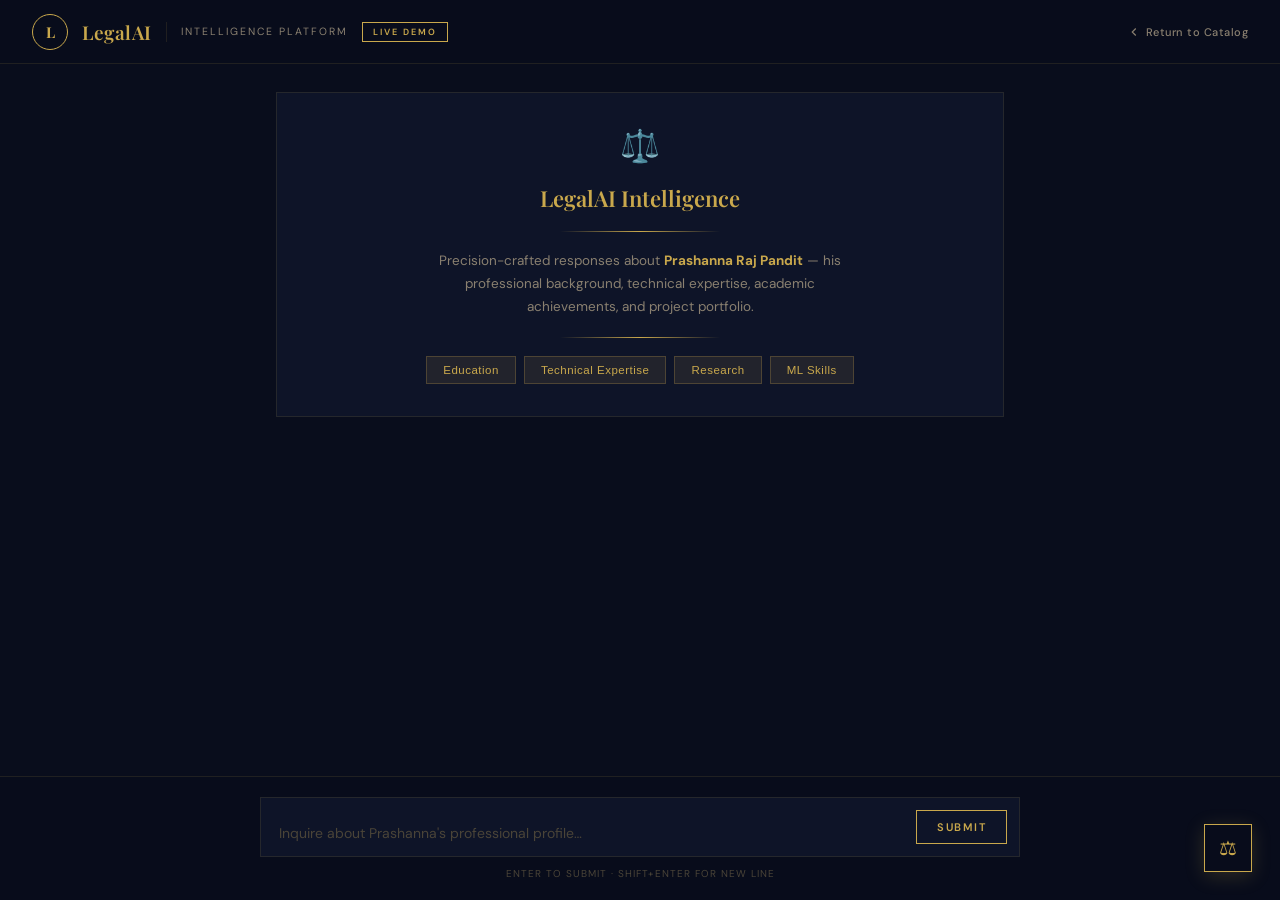
<file: static/demos/legal.html>
<!DOCTYPE html>
<html lang="en">
<head>
<meta charset="UTF-8"/>
<meta name="viewport" content="width=device-width, initial-scale=1.0"/>
<title>LegalAI — Ask About Prashanna</title>
<link href="https://fonts.googleapis.com/css2?family=Playfair+Display:ital,wght@0,500;0,600;0,700;1,600&family=DM+Sans:wght@400;500;600&display=swap" rel="stylesheet"/>
<style>
*,*::before,*::after{box-sizing:border-box;margin:0;padding:0}
:root{
  --bg:#090d1c;--surface:#0e1428;--surface2:#141932;--border:rgba(201,168,76,.12);
  --acc:#c9a84c;--acc-light:rgba(201,168,76,.1);--acc-dk:#a8893c;
  --txt:#e8e0cc;--txt2:#8a8070;--txt3:#4a4438;
  --r:4px;
}
html,body{height:100%;font-family:'DM Sans',sans-serif;background:var(--bg);color:var(--txt)}

/* ── HEADER ── */
header{
  position:fixed;top:0;left:0;right:0;z-index:100;
  background:rgba(9,13,28,.94);backdrop-filter:blur(16px);
  border-bottom:1px solid var(--border);
  padding:0 32px;height:64px;
  display:flex;align-items:center;justify-content:space-between;
}
.h-brand{display:flex;align-items:center;gap:14px}
.h-seal{width:36px;height:36px;border:1px solid var(--acc);border-radius:50%;display:flex;align-items:center;justify-content:center;color:var(--acc);font-family:'Playfair Display',serif;font-size:15px;font-weight:700}
.h-name{font-family:'Playfair Display',serif;font-size:19px;font-weight:600;color:var(--acc);letter-spacing:.5px}
.h-div{width:1px;height:20px;background:var(--border)}
.h-sub{font-size:10.5px;color:var(--txt2);letter-spacing:2px;text-transform:uppercase}
.h-badge{font-size:9px;font-weight:600;letter-spacing:2px;text-transform:uppercase;color:var(--acc);border:1px solid var(--acc);padding:3px 10px}
.h-back{font-size:11px;font-weight:500;color:var(--txt2);text-decoration:none;display:flex;align-items:center;gap:5px;letter-spacing:.5px;transition:color .2s}
.h-back:hover{color:var(--acc)}

/* ── MAIN ── */
main{display:flex;flex-direction:column;height:100vh;padding-top:64px}
.chat-pane{flex:1;overflow-y:auto;padding:28px 16px;display:flex;flex-direction:column;gap:18px;max-width:760px;width:100%;margin:0 auto}

/* ── WELCOME ── */
.welcome{
  background:var(--surface);border:1px solid var(--border);
  padding:32px;text-align:center;
}
.welcome-crest{font-size:32px;margin-bottom:16px}
.welcome h2{font-family:'Playfair Display',serif;font-size:22px;color:var(--acc);margin-bottom:8px;font-weight:600}
.welcome p{font-size:13.5px;color:var(--txt2);line-height:1.7;max-width:420px;margin:0 auto}
.rule{height:1px;background:linear-gradient(90deg,transparent,var(--acc),transparent);margin:18px auto;width:160px}
.chips{display:flex;flex-wrap:wrap;gap:8px;justify-content:center}
.chip{font-size:11.5px;font-weight:500;color:var(--acc);background:var(--acc-light);
  padding:7px 16px;cursor:pointer;border:1px solid rgba(201,168,76,.25);
  letter-spacing:.5px;transition:all .2s}
.chip:hover{background:var(--acc);color:var(--bg)}

/* ── MESSAGES ── */
.msg{display:flex;gap:12px;align-items:flex-start;animation:fadeup .4s ease}
@keyframes fadeup{from{opacity:0;transform:translateY(10px)}to{opacity:1;transform:none}}
.msg.user{flex-direction:row-reverse}
.avatar{width:36px;height:36px;flex-shrink:0;display:flex;align-items:center;justify-content:center;font-size:12px;font-weight:600;border:1px solid}
.avatar.bot{border-color:var(--acc);color:var(--acc);font-family:'Playfair Display',serif;font-size:14px}
.avatar.user{border-color:var(--txt3);color:var(--txt2)}
.bubble{max-width:78%;padding:14px 18px;font-size:14px;line-height:1.7}
.bubble.bot{background:var(--surface);border:1px solid var(--border);border-top-left-radius:0}
.bubble.user{background:var(--acc-light);border:1px solid rgba(201,168,76,.2);border-top-right-radius:0;color:var(--txt)}
.msg-time{font-size:10px;color:var(--txt3);margin-top:5px;letter-spacing:.5px}
.msg.user .msg-time{text-align:right}

/* ── SOURCES ── */
.sources{
  background:transparent;border-left:2px solid var(--acc);
  padding:8px 12px;margin-top:8px;
  font-size:11px;color:var(--txt2);letter-spacing:.5px;
}
.sources strong{color:var(--acc);font-weight:600}

/* ── TYPING ── */
.dot-row{display:flex;gap:5px;align-items:center}
.dot-row span{width:6px;height:6px;border-radius:50%;background:var(--acc);opacity:.5;animation:bounce 1.2s infinite}
.dot-row span:nth-child(2){animation-delay:.2s}
.dot-row span:nth-child(3){animation-delay:.4s}
@keyframes bounce{0%,80%,100%{opacity:.3}40%{opacity:1}}

/* ── INPUT ── */
.input-bar{
  border-top:1px solid var(--border);padding:20px 16px;
  background:rgba(9,13,28,.96);backdrop-filter:blur(12px);
}
.input-inner{
  max-width:760px;margin:0 auto;
  display:flex;gap:10px;align-items:flex-end;
  background:var(--surface);border:1px solid var(--border);
  padding:12px 12px 12px 18px;
  transition:border-color .2s;
}
.input-inner:focus-within{border-color:rgba(201,168,76,.4)}
textarea{
  flex:1;background:none;border:none;outline:none;resize:none;
  font-family:'DM Sans',sans-serif;font-size:14px;color:var(--txt);
  max-height:120px;line-height:1.5;
}
textarea::placeholder{color:var(--txt3)}
.send-btn{
  padding:9px 20px;background:transparent;border:1px solid var(--acc);
  color:var(--acc);font-family:'DM Sans',sans-serif;font-size:11px;
  font-weight:600;letter-spacing:1.5px;text-transform:uppercase;
  cursor:pointer;flex-shrink:0;transition:all .2s;white-space:nowrap;
}
.send-btn:hover{background:var(--acc);color:var(--bg)}
.send-btn:disabled{opacity:.3;cursor:not-allowed}
.input-hint{text-align:center;font-size:10px;color:var(--txt3);margin-top:10px;letter-spacing:1px;text-transform:uppercase;max-width:760px;margin-left:auto;margin-right:auto}
</style>
</head>
<body>
<header>
  <div class="h-brand">
    <div class="h-seal">L</div>
    <span class="h-name">LegalAI</span>
    <div class="h-div"></div>
    <span class="h-sub">Intelligence Platform</span>
    <span class="h-badge">Live Demo</span>
  </div>
  <a class="h-back" href="/catalog">
    <svg width="14" height="14" viewBox="0 0 24 24" fill="none" stroke="currentColor" stroke-width="2"><polyline points="15 18 9 12 15 6"/></svg>
    Return to Catalog
  </a>
</header>

<main>
  <div class="chat-pane" id="msgs">
    <div class="welcome">
      <div class="welcome-crest">⚖️</div>
      <h2>LegalAI Intelligence</h2>
      <div class="rule"></div>
      <p>Precision-crafted responses about <strong style="color:var(--acc)">Prashanna Raj Pandit</strong> — his professional background, technical expertise, academic achievements, and project portfolio.</p>
      <div class="rule"></div>
      <div class="chips">
        <button class="chip" onclick="quickSend('What is his educational background?')">Education</button>
        <button class="chip" onclick="quickSend('Summarize his technical expertise')">Technical Expertise</button>
        <button class="chip" onclick="quickSend('What research projects has he worked on?')">Research</button>
        <button class="chip" onclick="quickSend('Tell me about his machine learning skills')">ML Skills</button>
      </div>
    </div>
  </div>

  <div class="input-bar">
    <div class="input-inner">
      <textarea id="inp" rows="1" placeholder="Inquire about Prashanna's professional profile…"></textarea>
      <button class="send-btn" id="send-btn" onclick="sendMsg()">Submit</button>
    </div>
    <div class="input-hint">Enter to submit · Shift+Enter for new line</div>
  </div>
</main>

<script>
const msgs = document.getElementById('msgs');
const inp = document.getElementById('inp');
const sendBtn = document.getElementById('send-btn');

function now(){return new Date().toLocaleTimeString([],{hour:'2-digit',minute:'2-digit'})}

function addMsg(role, text, sources){
  const div = document.createElement('div');
  div.className = `msg ${role}`;
  const av = `<div class="avatar ${role}">${role==='bot'?'L':'U'}</div>`;
  const bubble = `<div style="flex:1;min-width:0">
    <div class="bubble ${role}">${text}</div>
    ${role==='bot' && sources ? `<div class="sources"><strong>Sources:</strong> ${sources}</div>` : ''}
    <div class="msg-time">${now()}</div>
  </div>`;
  div.innerHTML = role==='user' ? bubble+av : av+bubble;
  msgs.appendChild(div);
  msgs.scrollTop = msgs.scrollHeight;
}

function showTyping(){
  const div = document.createElement('div');
  div.className='msg';div.id='typing';
  div.innerHTML=`<div class="avatar bot">L</div><div class="bubble bot"><div class="dot-row"><span></span><span></span><span></span></div></div>`;
  msgs.appendChild(div);msgs.scrollTop=msgs.scrollHeight;
}
function hideTyping(){const t=document.getElementById('typing');if(t)t.remove();}

async function sendMsg(){
  const text=inp.value.trim();if(!text)return;
  inp.value='';inp.style.height='auto';sendBtn.disabled=true;
  addMsg('user',text);showTyping();
  try{
    const res=await fetch('/chat',{method:'POST',headers:{'Content-Type':'application/json'},body:JSON.stringify({message:text})});
    const data=await res.json();
    hideTyping();
    const src=data.evidence?.length?data.evidence.map(e=>e.source||'Knowledge Base').filter((v,i,a)=>a.indexOf(v)===i).join(' · '):null;
    addMsg('bot',data.answer||'No response available.',src);
  }catch(e){hideTyping();addMsg('bot','Connection error. Please try again.');}
  sendBtn.disabled=false;inp.focus();
}

function quickSend(text){inp.value=text;sendMsg();}
inp.addEventListener('keydown',e=>{if(e.key==='Enter'&&!e.shiftKey){e.preventDefault();sendMsg();}});
inp.addEventListener('input',()=>{inp.style.height='auto';inp.style.height=Math.min(inp.scrollHeight,120)+'px';});
</script>

<!-- ── FLOATING CLUSTER ── -->
<div id="fac">
  <button class="fac-sat" id="fac-clear" data-tip="Clear" onclick="clearChat()">
    <svg width="15" height="15" viewBox="0 0 24 24" fill="none" stroke="currentColor" stroke-width="2"><polyline points="3 6 5 6 21 6"/><path d="M19 6l-1 14a2 2 0 0 1-2 2H8a2 2 0 0 1-2-2L5 6"/><path d="M10 11v6M14 11v6"/><path d="M9 6V4a1 1 0 0 1 1-1h4a1 1 0 0 1 1 1v2"/></svg>
  </button>
  <button class="fac-sat" id="fac-rand" data-tip="Random" onclick="randomQ()">
    <svg width="15" height="15" viewBox="0 0 24 24" fill="none" stroke="currentColor" stroke-width="2"><rect x="2" y="2" width="20" height="20" rx="3"/><circle cx="8" cy="8" r="1.5" fill="currentColor"/><circle cx="16" cy="8" r="1.5" fill="currentColor"/><circle cx="8" cy="16" r="1.5" fill="currentColor"/><circle cx="16" cy="16" r="1.5" fill="currentColor"/><circle cx="12" cy="12" r="1.5" fill="currentColor"/></svg>
  </button>
  <button class="fac-sat" id="fac-copy" data-tip="Copy link" onclick="copyLink()">
    <svg width="15" height="15" viewBox="0 0 24 24" fill="none" stroke="currentColor" stroke-width="2"><rect x="9" y="9" width="13" height="13" rx="2"/><path d="M5 15H4a2 2 0 0 1-2-2V4a2 2 0 0 1 2-2h9a2 2 0 0 1 2 2v1"/></svg>
  </button>
  <button id="fac-main" onclick="toggleFac()">⚖</button>
</div>
<div id="toast"></div>

<style>
#fac{position:fixed;bottom:28px;right:28px;z-index:400;width:48px;height:48px;display:flex;align-items:center;justify-content:center}
#fac-main{
  width:48px;height:48px;border-radius:0;
  background:transparent;border:1px solid var(--acc);cursor:pointer;color:var(--acc);
  display:flex;align-items:center;justify-content:center;font-size:20px;
  box-shadow:0 4px 20px rgba(201,168,76,.2);
  transition:transform .25s,background .25s,box-shadow .25s;position:relative;z-index:2;
}
#fac-main:hover{background:var(--acc);color:var(--bg);box-shadow:0 6px 28px rgba(201,168,76,.4)}
#fac.open #fac-main{background:var(--acc);color:var(--bg)}
.fac-sat{
  position:absolute;width:38px;height:38px;border-radius:0;
  border:1px solid;cursor:pointer;
  display:flex;align-items:center;justify-content:center;
  opacity:0;transform:translate(0,0) scale(0.4);
  transition:opacity .3s cubic-bezier(.34,1.56,.64,1),transform .3s cubic-bezier(.34,1.56,.64,1);
  pointer-events:none;z-index:1;
}
#fac.open .fac-sat{opacity:1;pointer-events:all}
#fac.open #fac-clear{transform:translate(0,-60px) scale(1);transition-delay:0s;background:#2a0e0e;color:#e05252;border-color:rgba(224,82,82,.4)}
#fac.open #fac-rand{transform:translate(-52px,-34px) scale(1);transition-delay:.06s;background:var(--surface);color:var(--acc);border-color:rgba(201,168,76,.3)}
#fac.open #fac-copy{transform:translate(-60px,16px) scale(1);transition-delay:.12s;background:var(--surface);color:var(--acc2);border-color:rgba(17,138,178,.3)}
.fac-sat:hover{filter:brightness(1.2);transform:scale(1.1) !important}
.fac-sat::before{
  content:attr(data-tip);position:absolute;right:46px;
  background:rgba(9,13,28,.95);color:var(--txt);
  padding:4px 10px;font-size:10px;font-weight:600;letter-spacing:1.5px;text-transform:uppercase;
  white-space:nowrap;opacity:0;pointer-events:none;transition:opacity .15s;
  border:1px solid var(--border);font-family:'DM Sans',sans-serif;
}
.fac-sat:hover::before{opacity:1}
#toast{
  position:fixed;bottom:86px;right:28px;z-index:500;
  background:var(--surface);color:var(--acc);padding:7px 16px;
  font-size:11px;font-weight:600;letter-spacing:1px;text-transform:uppercase;
  border:1px solid var(--border);font-family:'DM Sans',sans-serif;
  opacity:0;transform:translateY(6px);transition:opacity .25s,transform .25s;pointer-events:none;
}
#toast.show{opacity:1;transform:translateY(0)}
</style>

<script>
const fac=document.getElementById('fac');
const toast=document.getElementById('toast');
function toggleFac(){fac.classList.toggle('open')}
document.addEventListener('click',e=>{if(!fac.contains(e.target))fac.classList.remove('open');});

const RANDOM_QS=[
  'What is his educational background?',
  'What research has he published or contributed to?',
  'Summarize his professional experience',
  'What are his core competencies?',
  'Has he worked in regulated or compliance-sensitive domains?',
  'What is his expertise in NLP?',
  'Describe his project management experience',
  'What AI frameworks has he used professionally?',
];

function randomQ(){fac.classList.remove('open');inp.value=RANDOM_QS[Math.floor(Math.random()*RANDOM_QS.length)];sendMsg();}
function clearChat(){fac.classList.remove('open');[...msgs.children].slice(1).forEach(k=>k.remove());showToast('Record cleared')}
function copyLink(){fac.classList.remove('open');navigator.clipboard.writeText(window.location.href).then(()=>showToast('Link copied')).catch(()=>showToast('Copy failed'))}
function showToast(msg){toast.textContent=msg;toast.classList.add('show');setTimeout(()=>toast.classList.remove('show'),2000)}
</script>
</body>
</html>
</file>
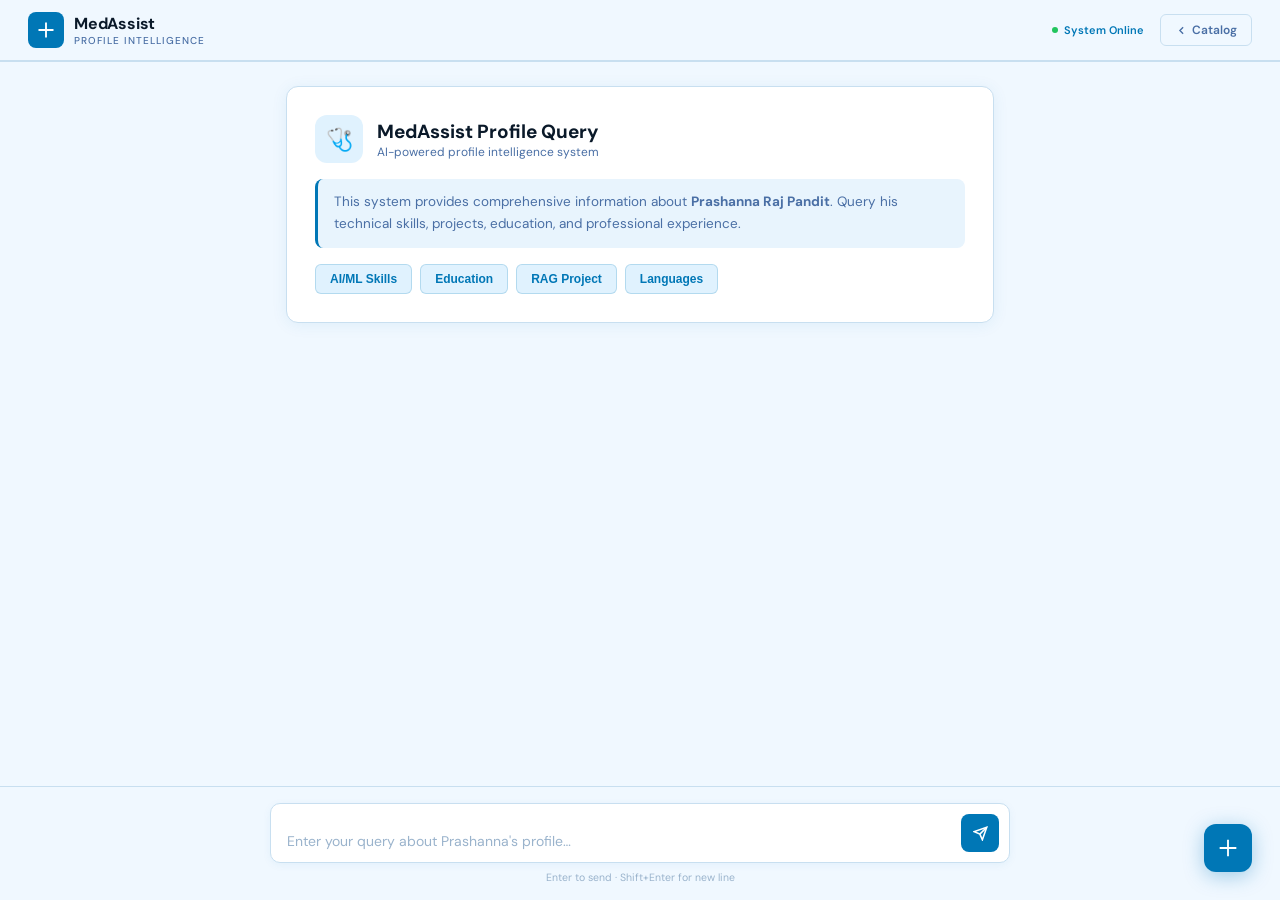
<file: static/demos/medical.html>
<!DOCTYPE html>
<html lang="en">
<head>
<meta charset="UTF-8"/>
<meta name="viewport" content="width=device-width, initial-scale=1.0"/>
<title>MedAssist — Ask About Prashanna</title>
<link href="https://fonts.googleapis.com/css2?family=DM+Sans:wght@300;400;500;600;700&display=swap" rel="stylesheet"/>
<style>
*,*::before,*::after{box-sizing:border-box;margin:0;padding:0}
:root{
  --bg:#f0f8ff;--surface:#ffffff;--surface2:#e8f4fd;--border:#c8dff0;
  --acc:#0077b6;--acc2:#00b4d8;--acc-light:#e0f2fe;
  --txt:#0a1929;--txt2:#4a6fa5;--txt3:#9ab3cc;
  --r:8px;
}
html,body{height:100%;font-family:'DM Sans',sans-serif;background:var(--bg);color:var(--txt)}

/* ── HEADER ── */
header{
  position:fixed;top:0;left:0;right:0;z-index:100;
  background:rgba(240,248,255,.95);backdrop-filter:blur(12px);
  border-bottom:2px solid var(--border);
  padding:0 28px;height:62px;
  display:flex;align-items:center;justify-content:space-between;
}
.h-brand{display:flex;align-items:center;gap:10px}
.h-cross{width:36px;height:36px;border-radius:8px;background:var(--acc);display:flex;align-items:center;justify-content:center}
.h-cross svg{color:#fff}
.h-texts{}
.h-name{font-size:16px;font-weight:700;color:var(--txt);letter-spacing:-.2px}
.h-sub{font-size:10px;color:var(--txt2);letter-spacing:1px;text-transform:uppercase;font-weight:500}
.h-status{display:flex;align-items:center;gap:6px;font-size:11px;color:var(--acc);font-weight:600}
.h-dot{width:6px;height:6px;border-radius:50%;background:#22c55e;animation:pulse 2s infinite}
@keyframes pulse{0%,100%{opacity:1}50%{opacity:.4}}
.h-right{display:flex;align-items:center;gap:16px}
.h-back{font-size:12px;font-weight:600;color:var(--txt2);text-decoration:none;display:flex;align-items:center;gap:4px;padding:7px 14px;border:1px solid var(--border);border-radius:6px;transition:all .2s}
.h-back:hover{border-color:var(--acc);color:var(--acc)}

/* ── MAIN ── */
main{display:flex;flex-direction:column;height:100vh;padding-top:62px}
.chat-pane{flex:1;overflow-y:auto;padding:24px 16px;display:flex;flex-direction:column;gap:14px;max-width:740px;width:100%;margin:0 auto}

/* ── WELCOME ── */
.welcome{
  background:var(--surface);border-radius:12px;border:1px solid var(--border);
  padding:28px;box-shadow:0 2px 16px rgba(0,119,182,.08);
}
.welcome-top{display:flex;align-items:center;gap:14px;margin-bottom:16px}
.welcome-icon{width:48px;height:48px;border-radius:12px;background:var(--acc-light);display:flex;align-items:center;justify-content:center;color:var(--acc);font-size:22px}
.welcome-top h2{font-size:19px;font-weight:700;color:var(--txt)}
.welcome-top p{font-size:12px;color:var(--txt2)}
.welcome-body{font-size:13.5px;color:var(--txt2);line-height:1.65;margin-bottom:16px;padding:12px 16px;background:var(--surface2);border-radius:8px;border-left:3px solid var(--acc)}
.chips{display:flex;flex-wrap:wrap;gap:8px}
.chip{font-size:12px;font-weight:600;color:var(--acc);background:var(--acc-light);
  padding:7px 14px;border-radius:6px;cursor:pointer;border:1px solid rgba(0,119,182,.2);
  transition:all .2s}
.chip:hover{background:var(--acc);color:#fff}

/* ── MESSAGES ── */
.msg{display:flex;gap:10px;align-items:flex-start;animation:fadeup .35s ease}
@keyframes fadeup{from{opacity:0;transform:translateY(8px)}to{opacity:1;transform:none}}
.msg.user{flex-direction:row-reverse}
.avatar{width:32px;height:32px;border-radius:8px;flex-shrink:0;display:flex;align-items:center;justify-content:center;font-size:12px;font-weight:700}
.avatar.bot{background:var(--acc);color:#fff}
.avatar.user{background:var(--txt);color:#fff}
.bubble{max-width:78%;padding:12px 16px;border-radius:10px;font-size:13.5px;line-height:1.65}
.bubble.bot{background:var(--surface);border:1px solid var(--border);border-top-left-radius:3px;box-shadow:0 1px 6px rgba(0,0,0,.05)}
.bubble.user{background:var(--acc);color:#fff;border-top-right-radius:3px}
.msg-time{font-size:10px;color:var(--txt3);margin-top:4px}
.msg.user .msg-time{text-align:right}

/* ── SOURCES ── */
.sources{
  display:flex;align-items:center;gap:6px;margin-top:6px;
  font-size:11px;color:var(--txt2);
}
.src-pill{background:var(--acc-light);color:var(--acc);padding:2px 8px;border-radius:20px;font-weight:600;font-size:10.5px}

/* ── TYPING ── */
.dot-row{display:flex;gap:4px;align-items:center}
.dot-row span{width:7px;height:7px;border-radius:50%;background:var(--acc2);animation:wave 1.2s infinite}
.dot-row span:nth-child(2){animation-delay:.2s}
.dot-row span:nth-child(3){animation-delay:.4s}
@keyframes wave{0%,100%{transform:scaleY(.5);opacity:.5}50%{transform:scaleY(1);opacity:1}}

/* ── INPUT ── */
.input-bar{border-top:1px solid var(--border);padding:16px;background:rgba(240,248,255,.97);backdrop-filter:blur(12px)}
.input-inner{
  max-width:740px;margin:0 auto;display:flex;gap:10px;align-items:flex-end;
  background:var(--surface);border:1.5px solid var(--border);border-radius:10px;
  padding:10px 10px 10px 16px;transition:border-color .2s;
  box-shadow:0 2px 8px rgba(0,119,182,.06);
}
.input-inner:focus-within{border-color:var(--acc);box-shadow:0 0 0 3px rgba(0,119,182,.08)}
textarea{flex:1;background:none;border:none;outline:none;resize:none;font-family:'DM Sans',sans-serif;font-size:14px;color:var(--txt);max-height:120px;line-height:1.5}
textarea::placeholder{color:var(--txt3)}
.send-btn{width:38px;height:38px;border-radius:8px;background:var(--acc);border:none;cursor:pointer;display:flex;align-items:center;justify-content:center;color:#fff;transition:all .2s;flex-shrink:0}
.send-btn:hover{background:var(--acc2);transform:scale(1.05)}
.send-btn:disabled{opacity:.4;cursor:not-allowed;transform:none}
.input-hint{text-align:center;font-size:10.5px;color:var(--txt3);margin-top:8px;max-width:740px;margin-left:auto;margin-right:auto}
</style>
</head>
<body>
<header>
  <div class="h-brand">
    <div class="h-cross">
      <svg width="18" height="18" viewBox="0 0 24 24" fill="none" stroke="currentColor" stroke-width="2.5"><path d="M12 2v20M2 12h20"/></svg>
    </div>
    <div class="h-texts">
      <div class="h-name">MedAssist</div>
      <div class="h-sub">Profile Intelligence</div>
    </div>
  </div>
  <div class="h-right">
    <div class="h-status"><div class="h-dot"></div>System Online</div>
    <a class="h-back" href="/catalog">
      <svg width="13" height="13" viewBox="0 0 24 24" fill="none" stroke="currentColor" stroke-width="2.5"><polyline points="15 18 9 12 15 6"/></svg>
      Catalog
    </a>
  </div>
</header>

<main>
  <div class="chat-pane" id="msgs">
    <div class="welcome">
      <div class="welcome-top">
        <div class="welcome-icon">🩺</div>
        <div>
          <h2>MedAssist Profile Query</h2>
          <p>AI-powered profile intelligence system</p>
        </div>
      </div>
      <div class="welcome-body">
        This system provides comprehensive information about <strong>Prashanna Raj Pandit</strong>. Query his technical skills, projects, education, and professional experience.
      </div>
      <div class="chips">
        <button class="chip" onclick="quickSend('What are his AI and ML skills?')">AI/ML Skills</button>
        <button class="chip" onclick="quickSend('What is his educational background?')">Education</button>
        <button class="chip" onclick="quickSend('Describe his RAG chatbot project')">RAG Project</button>
        <button class="chip" onclick="quickSend('What programming languages does he know?')">Languages</button>
      </div>
    </div>
  </div>

  <div class="input-bar">
    <div class="input-inner">
      <textarea id="inp" rows="1" placeholder="Enter your query about Prashanna's profile…"></textarea>
      <button class="send-btn" id="send-btn" onclick="sendMsg()">
        <svg width="15" height="15" viewBox="0 0 24 24" fill="none" stroke="currentColor" stroke-width="2.5"><line x1="22" y1="2" x2="11" y2="13"/><polygon points="22 2 15 22 11 13 2 9 22 2"/></svg>
      </button>
    </div>
    <div class="input-hint">Enter to send · Shift+Enter for new line</div>
  </div>
</main>

<script>
const msgs=document.getElementById('msgs');
const inp=document.getElementById('inp');
const sendBtn=document.getElementById('send-btn');

function now(){return new Date().toLocaleTimeString([],{hour:'2-digit',minute:'2-digit'})}

function addMsg(role,text,evidence){
  const div=document.createElement('div');
  div.className=`msg ${role}`;
  const av=`<div class="avatar ${role}">${role==='bot'?'M':'U'}</div>`;
  let srcHtml='';
  if(role==='bot'&&evidence&&evidence.length){
    const uniq=[...new Set(evidence.map(e=>e.source||'Knowledge Base'))];
    srcHtml=`<div class="sources"><span>Sources:</span>${uniq.map(s=>`<span class="src-pill">${s}</span>`).join('')}</div>`;
  }
  const bubble=`<div style="flex:1;min-width:0">
    <div class="bubble ${role}">${text}</div>
    ${srcHtml}
    <div class="msg-time">${now()}</div>
  </div>`;
  div.innerHTML=role==='user'?bubble+av:av+bubble;
  msgs.appendChild(div);msgs.scrollTop=msgs.scrollHeight;
}

function showTyping(){
  const div=document.createElement('div');div.className='msg';div.id='typing';
  div.innerHTML=`<div class="avatar bot">M</div><div class="bubble bot"><div class="dot-row"><span></span><span></span><span></span></div></div>`;
  msgs.appendChild(div);msgs.scrollTop=msgs.scrollHeight;
}
function hideTyping(){const t=document.getElementById('typing');if(t)t.remove();}

async function sendMsg(){
  const text=inp.value.trim();if(!text)return;
  inp.value='';inp.style.height='auto';sendBtn.disabled=true;
  addMsg('user',text);showTyping();
  try{
    const res=await fetch('/chat',{method:'POST',headers:{'Content-Type':'application/json'},body:JSON.stringify({message:text})});
    const data=await res.json();
    hideTyping();
    addMsg('bot',data.answer||'No data available.',data.evidence);
  }catch(e){hideTyping();addMsg('bot','Connection error. Please try again.');}
  sendBtn.disabled=false;inp.focus();
}

function quickSend(text){inp.value=text;sendMsg();}
inp.addEventListener('keydown',e=>{if(e.key==='Enter'&&!e.shiftKey){e.preventDefault();sendMsg();}});
inp.addEventListener('input',()=>{inp.style.height='auto';inp.style.height=Math.min(inp.scrollHeight,120)+'px';});
</script>

<!-- ── FLOATING CLUSTER ── -->
<div id="fac">
  <button class="fac-sat" id="fac-clear" data-tip="Clear session" onclick="clearChat()">
    <svg width="15" height="15" viewBox="0 0 24 24" fill="none" stroke="currentColor" stroke-width="2"><polyline points="3 6 5 6 21 6"/><path d="M19 6l-1 14a2 2 0 0 1-2 2H8a2 2 0 0 1-2-2L5 6"/><path d="M10 11v6M14 11v6"/><path d="M9 6V4a1 1 0 0 1 1-1h4a1 1 0 0 1 1 1v2"/></svg>
  </button>
  <button class="fac-sat" id="fac-rand" data-tip="Random query" onclick="randomQ()">
    <svg width="15" height="15" viewBox="0 0 24 24" fill="none" stroke="currentColor" stroke-width="2"><rect x="2" y="2" width="20" height="20" rx="3"/><circle cx="8" cy="8" r="1.5" fill="currentColor"/><circle cx="16" cy="8" r="1.5" fill="currentColor"/><circle cx="8" cy="16" r="1.5" fill="currentColor"/><circle cx="16" cy="16" r="1.5" fill="currentColor"/><circle cx="12" cy="12" r="1.5" fill="currentColor"/></svg>
  </button>
  <button class="fac-sat" id="fac-copy" data-tip="Copy link" onclick="copyLink()">
    <svg width="15" height="15" viewBox="0 0 24 24" fill="none" stroke="currentColor" stroke-width="2"><rect x="9" y="9" width="13" height="13" rx="2"/><path d="M5 15H4a2 2 0 0 1-2-2V4a2 2 0 0 1 2-2h9a2 2 0 0 1 2 2v1"/></svg>
  </button>
  <button id="fac-main" onclick="toggleFac()">
    <svg width="20" height="20" viewBox="0 0 24 24" fill="none" stroke="currentColor" stroke-width="2.2"><path d="M12 2v20M2 12h20"/></svg>
  </button>
</div>
<div id="toast"></div>

<style>
#fac{position:fixed;bottom:28px;right:28px;z-index:400;width:48px;height:48px;display:flex;align-items:center;justify-content:center}
#fac-main{
  width:48px;height:48px;border-radius:12px;
  background:var(--acc);border:none;cursor:pointer;color:#fff;
  display:flex;align-items:center;justify-content:center;
  box-shadow:0 4px 20px rgba(0,119,182,.35);
  transition:transform .25s,box-shadow .25s;position:relative;z-index:2;
}
#fac-main:hover{transform:scale(1.08);box-shadow:0 6px 28px rgba(0,119,182,.5)}
#fac-main svg{transition:transform .3s cubic-bezier(.34,1.56,.64,1)}
#fac.open #fac-main svg{transform:rotate(45deg)}
.fac-sat{
  position:absolute;width:40px;height:40px;border-radius:10px;
  border:none;cursor:pointer;color:#fff;
  display:flex;align-items:center;justify-content:center;
  opacity:0;transform:translate(0,0) scale(0.4);
  transition:opacity .3s cubic-bezier(.34,1.56,.64,1),transform .3s cubic-bezier(.34,1.56,.64,1);
  pointer-events:none;z-index:1;box-shadow:0 3px 12px rgba(0,0,0,.2);
}
#fac.open .fac-sat{opacity:1;pointer-events:all}
#fac.open #fac-clear{transform:translate(0,-62px) scale(1);transition-delay:0s;background:#dc2626}
#fac.open #fac-rand{transform:translate(-54px,-36px) scale(1);transition-delay:.06s;background:#7c3aed}
#fac.open #fac-copy{transform:translate(-62px,16px) scale(1);transition-delay:.12s;background:var(--acc2)}
.fac-sat:hover{filter:brightness(1.15);transform:scale(1.1) !important}
.fac-sat::before{
  content:attr(data-tip);position:absolute;right:48px;
  background:rgba(10,25,41,.92);color:var(--txt);border:1px solid var(--border);
  padding:4px 10px;border-radius:6px;font-size:11px;font-weight:600;
  white-space:nowrap;opacity:0;pointer-events:none;transition:opacity .15s;
  font-family:'DM Sans',sans-serif;
}
.fac-sat:hover::before{opacity:1}
#toast{
  position:fixed;bottom:86px;right:28px;z-index:500;
  background:var(--surface);color:var(--acc);border:1px solid var(--border);
  padding:7px 16px;border-radius:8px;font-size:12px;font-weight:600;
  font-family:'DM Sans',sans-serif;
  opacity:0;transform:translateY(6px);transition:opacity .25s,transform .25s;pointer-events:none;
}
#toast.show{opacity:1;transform:translateY(0)}
</style>

<script>
const fac=document.getElementById('fac');
const toast=document.getElementById('toast');
function toggleFac(){fac.classList.toggle('open')}
document.addEventListener('click',e=>{if(!fac.contains(e.target))fac.classList.remove('open');});

const RANDOM_QS=[
  'What are his AI and machine learning skills?',
  'Describe his data science experience',
  'What deep learning frameworks does he use?',
  'What is his approach to model deployment?',
  'Has he worked with healthcare or domain-specific data?',
  'What are his Python data science libraries?',
  'Tell me about his NLP expertise',
  'What cloud tools has he used?',
];

function randomQ(){fac.classList.remove('open');inp.value=RANDOM_QS[Math.floor(Math.random()*RANDOM_QS.length)];sendMsg();}
function clearChat(){fac.classList.remove('open');[...msgs.children].slice(1).forEach(k=>k.remove());showToast('Session cleared')}
function copyLink(){fac.classList.remove('open');navigator.clipboard.writeText(window.location.href).then(()=>showToast('Link copied!')).catch(()=>showToast('Copy failed'))}
function showToast(msg){toast.textContent=msg;toast.classList.add('show');setTimeout(()=>toast.classList.remove('show'),2000)}
</script>
</body>
</html>
</file>
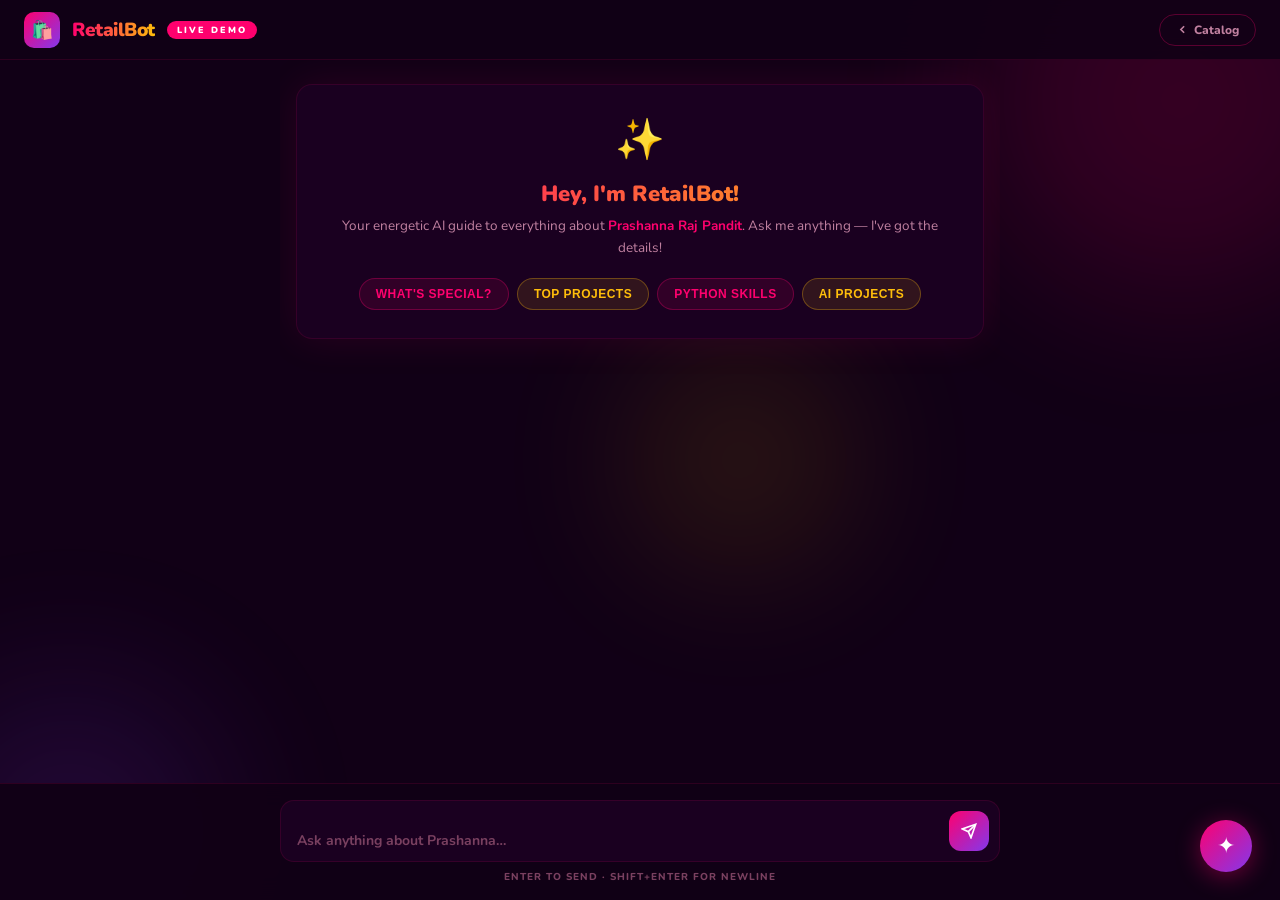
<file: static/demos/retail.html>
<!DOCTYPE html>
<html lang="en">
<head>
<meta charset="UTF-8"/>
<meta name="viewport" content="width=device-width, initial-scale=1.0"/>
<title>RetailBot — Ask About Prashanna</title>
<link href="https://fonts.googleapis.com/css2?family=Nunito:wght@700;800;900&display=swap" rel="stylesheet"/>
<style>
*,*::before,*::after{box-sizing:border-box;margin:0;padding:0}
:root{
  --bg:#110016;--surface:#1a0020;--surface2:#220028;--border:rgba(255,0,110,.12);
  --acc:#ff006e;--acc2:#ffbe0b;--acc3:#8338ec;
  --acc-light:rgba(255,0,110,.1);--acc2-light:rgba(255,190,11,.1);
  --txt:#fff0f8;--txt2:#c080a0;--txt3:#7a4060;
  --r:12px;
}
html,body{height:100%;font-family:'Nunito',sans-serif;background:var(--bg);color:var(--txt)}

/* ── ANIMATED BG ── */
.bg-blobs{position:fixed;inset:0;pointer-events:none;z-index:0;overflow:hidden}
.blob{position:absolute;border-radius:50%;filter:blur(80px);opacity:.15}
.blob1{width:400px;height:400px;background:var(--acc);top:-100px;right:-100px;animation:drift 8s ease-in-out infinite}
.blob2{width:300px;height:300px;background:var(--acc3);bottom:-80px;left:-80px;animation:drift 11s ease-in-out infinite reverse}
.blob3{width:200px;height:200px;background:var(--acc2);top:40%;left:50%;animation:drift 9s ease-in-out infinite 2s}
@keyframes drift{0%,100%{transform:translate(0,0)}50%{transform:translate(30px,-20px)}}

/* ── HEADER ── */
header{
  position:fixed;top:0;left:0;right:0;z-index:100;
  background:rgba(17,0,22,.9);backdrop-filter:blur(20px);
  border-bottom:1px solid var(--border);
  padding:0 24px;height:60px;
  display:flex;align-items:center;justify-content:space-between;
}
.h-brand{display:flex;align-items:center;gap:12px}
.h-logo{width:36px;height:36px;border-radius:10px;background:linear-gradient(135deg,var(--acc),var(--acc3));display:flex;align-items:center;justify-content:center;font-size:18px}
.h-name{font-size:19px;font-weight:900;background:linear-gradient(90deg,var(--acc),var(--acc2));-webkit-background-clip:text;-webkit-text-fill-color:transparent;letter-spacing:-.5px}
.h-badge{font-size:9px;font-weight:900;letter-spacing:2px;text-transform:uppercase;background:var(--acc);color:#fff;padding:3px 10px;border-radius:20px}
.h-back{font-size:12px;font-weight:800;color:var(--txt2);text-decoration:none;display:flex;align-items:center;gap:5px;padding:7px 16px;border:1px solid rgba(255,0,110,.3);border-radius:20px;transition:all .2s}
.h-back:hover{border-color:var(--acc);color:var(--acc);background:var(--acc-light)}

/* ── MAIN ── */
main{display:flex;flex-direction:column;height:100vh;padding-top:60px;position:relative;z-index:1}
.chat-pane{flex:1;overflow-y:auto;padding:24px 16px;display:flex;flex-direction:column;gap:14px;max-width:720px;width:100%;margin:0 auto}

/* ── WELCOME ── */
.welcome{
  background:var(--surface);border:1px solid var(--border);border-radius:16px;
  padding:28px;text-align:center;
  box-shadow:0 0 40px rgba(255,0,110,.1);
}
.welcome-emoji{font-size:40px;margin-bottom:12px}
.welcome h2{font-size:22px;font-weight:900;margin-bottom:6px;background:linear-gradient(90deg,var(--acc),var(--acc2));-webkit-background-clip:text;-webkit-text-fill-color:transparent}
.welcome p{font-size:13.5px;color:var(--txt2);line-height:1.65;margin-bottom:18px}
.chips{display:flex;flex-wrap:wrap;gap:8px;justify-content:center}
.chip{font-size:12px;font-weight:800;padding:8px 16px;border-radius:20px;cursor:pointer;border:none;transition:all .2s;text-transform:uppercase;letter-spacing:.5px}
.chip:nth-child(odd){background:var(--acc-light);color:var(--acc);border:1px solid rgba(255,0,110,.3)}
.chip:nth-child(even){background:var(--acc2-light);color:var(--acc2);border:1px solid rgba(255,190,11,.3)}
.chip:hover{transform:translateY(-2px) scale(1.05)}
.chip:nth-child(odd):hover{background:var(--acc);color:#fff}
.chip:nth-child(even):hover{background:var(--acc2);color:var(--bg)}

/* ── MESSAGES ── */
.msg{display:flex;gap:10px;align-items:flex-start;animation:pop .3s cubic-bezier(.34,1.56,.64,1)}
@keyframes pop{from{opacity:0;transform:scale(.92)}to{opacity:1;transform:scale(1)}}
.msg.user{flex-direction:row-reverse}
.avatar{width:34px;height:34px;border-radius:10px;flex-shrink:0;display:flex;align-items:center;justify-content:center;font-size:14px;font-weight:900}
.avatar.bot{background:linear-gradient(135deg,var(--acc),var(--acc3))}
.avatar.user{background:var(--surface2);color:var(--txt2);border:1px solid var(--border)}
.bubble{max-width:78%;padding:12px 16px;border-radius:14px;font-size:14px;line-height:1.65;font-weight:700}
.bubble.bot{background:var(--surface);border:1px solid var(--border);border-top-left-radius:4px}
.bubble.user{background:linear-gradient(135deg,var(--acc),var(--acc3));color:#fff;border-top-right-radius:4px}
.msg-time{font-size:10px;color:var(--txt3);margin-top:4px;font-weight:700}
.msg.user .msg-time{text-align:right}

/* ── SOURCES ── */
.sources{display:flex;flex-wrap:wrap;gap:5px;margin-top:6px}
.src-tag{font-size:10px;font-weight:800;background:rgba(255,190,11,.12);color:var(--acc2);padding:2px 8px;border-radius:10px;border:1px solid rgba(255,190,11,.2)}

/* ── TYPING ── */
.dot-row{display:flex;gap:4px;align-items:center}
.dot-row span{width:8px;height:8px;border-radius:50%;animation:jump 1s infinite}
.dot-row span:nth-child(1){background:var(--acc);animation-delay:0s}
.dot-row span:nth-child(2){background:var(--acc2);animation-delay:.15s}
.dot-row span:nth-child(3){background:var(--acc3);animation-delay:.3s}
@keyframes jump{0%,80%,100%{transform:translateY(0)}40%{transform:translateY(-7px)}}

/* ── INPUT ── */
.input-bar{
  border-top:1px solid var(--border);padding:16px;
  background:rgba(17,0,22,.95);backdrop-filter:blur(12px);
}
.input-inner{
  max-width:720px;margin:0 auto;display:flex;gap:10px;align-items:flex-end;
  background:var(--surface);border:1.5px solid var(--border);border-radius:14px;
  padding:10px 10px 10px 16px;transition:border-color .2s;
}
.input-inner:focus-within{border-color:rgba(255,0,110,.4);box-shadow:0 0 0 3px rgba(255,0,110,.08)}
textarea{flex:1;background:none;border:none;outline:none;resize:none;font-family:'Nunito',sans-serif;font-size:14px;font-weight:700;color:var(--txt);max-height:120px;line-height:1.5}
textarea::placeholder{color:var(--txt3)}
.send-btn{width:40px;height:40px;border-radius:12px;background:linear-gradient(135deg,var(--acc),var(--acc3));border:none;cursor:pointer;display:flex;align-items:center;justify-content:center;color:#fff;flex-shrink:0;transition:all .2s}
.send-btn:hover{transform:scale(1.08);filter:brightness(1.1)}
.send-btn:disabled{opacity:.4;cursor:not-allowed;transform:none}
.input-hint{text-align:center;font-size:10px;font-weight:800;color:var(--txt3);margin-top:8px;letter-spacing:1px;text-transform:uppercase;max-width:720px;margin-left:auto;margin-right:auto}
</style>
</head>
<body>
<div class="bg-blobs"><div class="blob blob1"></div><div class="blob blob2"></div><div class="blob blob3"></div></div>

<header>
  <div class="h-brand">
    <div class="h-logo">🛍️</div>
    <span class="h-name">RetailBot</span>
    <span class="h-badge">Live Demo</span>
  </div>
  <a class="h-back" href="/catalog">
    <svg width="13" height="13" viewBox="0 0 24 24" fill="none" stroke="currentColor" stroke-width="3"><polyline points="15 18 9 12 15 6"/></svg>
    Catalog
  </a>
</header>

<main>
  <div class="chat-pane" id="msgs">
    <div class="welcome">
      <div class="welcome-emoji">✨</div>
      <h2>Hey, I'm RetailBot!</h2>
      <p>Your energetic AI guide to everything about <strong style="color:var(--acc)">Prashanna Raj Pandit</strong>. Ask me anything — I've got the details!</p>
      <div class="chips">
        <button class="chip" onclick="quickSend('What makes Prashanna stand out?')">What's Special?</button>
        <button class="chip" onclick="quickSend('Tell me about his best projects')">Top Projects</button>
        <button class="chip" onclick="quickSend('What are his Python skills?')">Python Skills</button>
        <button class="chip" onclick="quickSend('Any cool AI projects?')">AI Projects</button>
      </div>
    </div>
  </div>

  <div class="input-bar">
    <div class="input-inner">
      <textarea id="inp" rows="1" placeholder="Ask anything about Prashanna…"></textarea>
      <button class="send-btn" id="send-btn" onclick="sendMsg()">
        <svg width="16" height="16" viewBox="0 0 24 24" fill="none" stroke="currentColor" stroke-width="2.5"><line x1="22" y1="2" x2="11" y2="13"/><polygon points="22 2 15 22 11 13 2 9 22 2"/></svg>
      </button>
    </div>
    <div class="input-hint">Enter to send · Shift+Enter for newline</div>
  </div>
</main>

<script>
const msgs=document.getElementById('msgs');
const inp=document.getElementById('inp');
const sendBtn=document.getElementById('send-btn');

function now(){return new Date().toLocaleTimeString([],{hour:'2-digit',minute:'2-digit'})}

function addMsg(role,text,evidence){
  const div=document.createElement('div');
  div.className=`msg ${role}`;
  const av=`<div class="avatar ${role}">${role==='bot'?'🛍️':'U'}</div>`;
  let srcHtml='';
  if(role==='bot'&&evidence&&evidence.length){
    const uniq=[...new Set(evidence.map(e=>e.source||'Knowledge Base'))];
    srcHtml=`<div class="sources">${uniq.map(s=>`<span class="src-tag">${s}</span>`).join('')}</div>`;
  }
  const bubble=`<div style="flex:1;min-width:0">
    <div class="bubble ${role}">${text}</div>
    ${srcHtml}
    <div class="msg-time">${now()}</div>
  </div>`;
  div.innerHTML=role==='user'?bubble+av:av+bubble;
  msgs.appendChild(div);msgs.scrollTop=msgs.scrollHeight;
}

function showTyping(){
  const div=document.createElement('div');div.className='msg';div.id='typing';
  div.innerHTML=`<div class="avatar bot">🛍️</div><div class="bubble bot"><div class="dot-row"><span></span><span></span><span></span></div></div>`;
  msgs.appendChild(div);msgs.scrollTop=msgs.scrollHeight;
}
function hideTyping(){const t=document.getElementById('typing');if(t)t.remove();}

async function sendMsg(){
  const text=inp.value.trim();if(!text)return;
  inp.value='';inp.style.height='auto';sendBtn.disabled=true;
  addMsg('user',text);showTyping();
  try{
    const res=await fetch('/chat',{method:'POST',headers:{'Content-Type':'application/json'},body:JSON.stringify({message:text})});
    const data=await res.json();
    hideTyping();
    addMsg('bot',data.answer||"Oops, couldn't find that!",data.evidence);
  }catch(e){hideTyping();addMsg('bot','Connection error. Please try again!');}
  sendBtn.disabled=false;inp.focus();
}

function quickSend(text){inp.value=text;sendMsg();}
inp.addEventListener('keydown',e=>{if(e.key==='Enter'&&!e.shiftKey){e.preventDefault();sendMsg();}});
inp.addEventListener('input',()=>{inp.style.height='auto';inp.style.height=Math.min(inp.scrollHeight,120)+'px';});
</script>

<!-- ── FLOATING CLUSTER ── -->
<div id="fac">
  <button class="fac-sat" id="fac-clear" data-tip="Clear" onclick="clearChat()">🗑️</button>
  <button class="fac-sat" id="fac-rand" data-tip="Surprise me!" onclick="randomQ()">🎲</button>
  <button class="fac-sat" id="fac-copy" data-tip="Share" onclick="copyLink()">🔗</button>
  <button id="fac-main" onclick="toggleFac()">✦</button>
</div>
<div id="toast"></div>

<style>
#fac{position:fixed;bottom:28px;right:28px;z-index:400;width:52px;height:52px;display:flex;align-items:center;justify-content:center}
#fac-main{
  width:52px;height:52px;border-radius:50%;
  background:linear-gradient(135deg,var(--acc),var(--acc3));
  border:none;cursor:pointer;color:#fff;font-size:22px;
  display:flex;align-items:center;justify-content:center;
  box-shadow:0 4px 24px rgba(255,0,110,.4);
  transition:transform .25s,box-shadow .25s;position:relative;z-index:2;
  animation:retpulse 3s ease-in-out infinite;
}
@keyframes retpulse{0%,100%{box-shadow:0 4px 24px rgba(255,0,110,.4)}50%{box-shadow:0 6px 32px rgba(255,0,110,.65),0 0 0 8px rgba(255,0,110,.08)}}
#fac-main:hover{transform:scale(1.12);animation:none}
#fac.open #fac-main{transform:rotate(180deg);animation:none}
.fac-sat{
  position:absolute;width:42px;height:42px;border-radius:50%;
  border:none;cursor:pointer;color:#fff;font-size:18px;
  display:flex;align-items:center;justify-content:center;
  opacity:0;transform:translate(0,0) scale(0.3);
  transition:opacity .3s cubic-bezier(.34,1.56,.64,1),transform .3s cubic-bezier(.34,1.56,.64,1);
  pointer-events:none;z-index:1;background:var(--surface2);
  border:1px solid var(--border);
}
#fac.open .fac-sat{opacity:1;pointer-events:all}
#fac.open #fac-clear{transform:translate(0,-68px) scale(1);transition-delay:0s;border-color:rgba(255,82,82,.4)}
#fac.open #fac-rand{transform:translate(-58px,-40px) scale(1);transition-delay:.07s;border-color:rgba(131,56,236,.4)}
#fac.open #fac-copy{transform:translate(-66px,16px) scale(1);transition-delay:.14s;border-color:rgba(255,190,11,.3)}
.fac-sat:hover{transform:scale(1.15) !important;filter:brightness(1.3)}
.fac-sat::before{
  content:attr(data-tip);position:absolute;right:50px;
  background:rgba(17,0,22,.95);color:var(--txt);border:1px solid var(--border);
  padding:4px 10px;border-radius:20px;font-size:11px;font-weight:800;
  white-space:nowrap;opacity:0;pointer-events:none;transition:opacity .15s;
  font-family:'Nunito',sans-serif;
}
.fac-sat:hover::before{opacity:1}
#toast{
  position:fixed;bottom:90px;right:28px;z-index:500;
  background:var(--surface);color:var(--acc);border:1px solid rgba(255,0,110,.3);
  padding:8px 18px;border-radius:20px;font-size:12px;font-weight:800;
  font-family:'Nunito',sans-serif;
  opacity:0;transform:translateY(6px);transition:opacity .25s,transform .25s;pointer-events:none;
}
#toast.show{opacity:1;transform:translateY(0)}
</style>

<script>
const fac=document.getElementById('fac');
const toast=document.getElementById('toast');
function toggleFac(){fac.classList.toggle('open')}
document.addEventListener('click',e=>{if(!fac.contains(e.target))fac.classList.remove('open');});

const RANDOM_QS=[
  "What makes Prashanna stand out from other engineers?",
  "What cool projects has he built?",
  "Does he have any AI superpowers?",
  "What's his tech stack?",
  "Tell me something impressive about him!",
  "What languages and frameworks does he use?",
  "Has he done any open source work?",
  "What's his machine learning experience like?",
];

function randomQ(){fac.classList.remove('open');inp.value=RANDOM_QS[Math.floor(Math.random()*RANDOM_QS.length)];sendMsg();}
function clearChat(){fac.classList.remove('open');[...msgs.children].slice(1).forEach(k=>k.remove());showToast('✨ Chat cleared!')}
function copyLink(){fac.classList.remove('open');navigator.clipboard.writeText(window.location.href).then(()=>showToast('🔗 Link copied!')).catch(()=>showToast('Failed!'))}
function showToast(msg){toast.textContent=msg;toast.classList.add('show');setTimeout(()=>toast.classList.remove('show'),2000)}
</script>
</body>
</html>
</file>
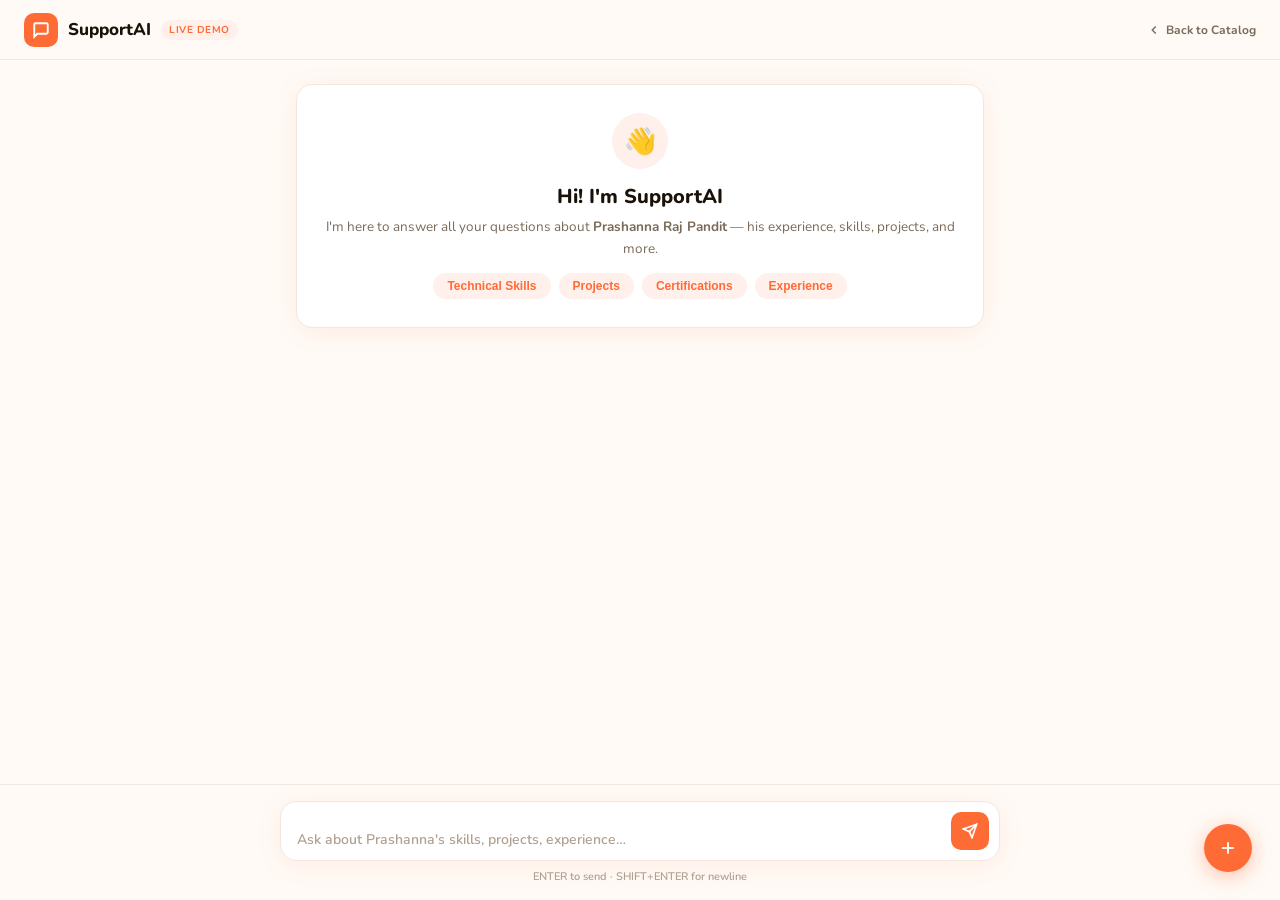
<file: static/demos/support.html>
<!DOCTYPE html>
<html lang="en">
<head>
<meta charset="UTF-8"/>
<meta name="viewport" content="width=device-width, initial-scale=1.0"/>
<title>SupportAI — Ask About Prashanna</title>
<link href="https://fonts.googleapis.com/css2?family=Nunito:wght@400;600;700;800;900&display=swap" rel="stylesheet"/>
<style>
*,*::before,*::after{box-sizing:border-box;margin:0;padding:0}
:root{
  --bg:#fffaf6;--surface:#ffffff;--border:#f0e8e0;
  --acc:#ff6b35;--acc-dk:#e5521c;--acc-light:#fff0eb;
  --txt:#1a1209;--txt2:#7a6a5a;--txt3:#b0a090;
  --r:16px;--shadow:0 4px 24px rgba(255,107,53,.1);
}
html,body{height:100%;font-family:'Nunito',sans-serif;background:var(--bg);color:var(--txt)}

/* ── HEADER ── */
header{
  position:fixed;top:0;left:0;right:0;z-index:100;
  background:rgba(255,250,246,.92);backdrop-filter:blur(14px);
  border-bottom:1px solid var(--border);
  padding:0 24px;height:60px;
  display:flex;align-items:center;justify-content:space-between;
}
.h-brand{display:flex;align-items:center;gap:10px}
.h-logo{width:34px;height:34px;border-radius:10px;background:var(--acc);display:flex;align-items:center;justify-content:center}
.h-logo svg{color:#fff}
.h-name{font-size:17px;font-weight:800;color:var(--txt)}
.h-badge{font-size:10px;font-weight:700;background:var(--acc-light);color:var(--acc);padding:3px 8px;border-radius:20px;letter-spacing:.5px}
.h-back{font-size:12px;font-weight:700;color:var(--txt2);text-decoration:none;display:flex;align-items:center;gap:5px;transition:color .2s}
.h-back:hover{color:var(--acc)}

/* ── MAIN ── */
main{
  display:flex;flex-direction:column;height:100vh;
  padding-top:60px;
}
.chat-pane{
  flex:1;overflow-y:auto;padding:24px 16px;
  display:flex;flex-direction:column;gap:16px;
  max-width:720px;width:100%;margin:0 auto;
}

/* ── WELCOME CARD ── */
.welcome{
  background:var(--surface);border-radius:var(--r);
  padding:28px;border:1px solid var(--border);
  text-align:center;box-shadow:var(--shadow);
}
.welcome-icon{width:56px;height:56px;border-radius:50%;background:var(--acc-light);
  display:flex;align-items:center;justify-content:center;margin:0 auto 14px;font-size:26px}
.welcome h2{font-size:20px;font-weight:800;margin-bottom:6px}
.welcome p{font-size:13.5px;color:var(--txt2);line-height:1.6}
.chips{display:flex;flex-wrap:wrap;gap:8px;justify-content:center;margin-top:14px}
.chip{font-size:12px;font-weight:700;background:var(--acc-light);color:var(--acc);
  padding:6px 14px;border-radius:20px;cursor:pointer;border:none;transition:all .2s}
.chip:hover{background:var(--acc);color:#fff;transform:translateY(-1px)}

/* ── MESSAGES ── */
.msg{display:flex;gap:10px;align-items:flex-start;animation:fadeup .35s ease}
@keyframes fadeup{from{opacity:0;transform:translateY(10px)}to{opacity:1;transform:none}}
.msg.user{flex-direction:row-reverse}
.avatar{width:34px;height:34px;border-radius:50%;flex-shrink:0;display:flex;align-items:center;justify-content:center;font-weight:800;font-size:13px}
.avatar.bot{background:var(--acc);color:#fff}
.avatar.user{background:var(--txt);color:#fff}
.bubble{
  max-width:78%;padding:12px 16px;border-radius:var(--r);
  font-size:14px;line-height:1.65;
}
.bubble.bot{background:var(--surface);border:1px solid var(--border);border-top-left-radius:4px;box-shadow:0 2px 8px rgba(0,0,0,.05)}
.bubble.user{background:var(--acc);color:#fff;border-top-right-radius:4px}
.msg-time{font-size:10px;color:var(--txt3);margin-top:4px;text-align:right}

/* ── SOURCES ── */
.sources{background:var(--acc-light);border-radius:10px;padding:10px 12px;margin-top:6px;font-size:11.5px;color:var(--acc-dk);font-weight:700}
.sources span{opacity:.7;font-weight:600}

/* ── TYPING ── */
.typing .bubble.bot{padding:14px 18px}
.dot-row{display:flex;gap:5px;align-items:center}
.dot-row span{width:7px;height:7px;border-radius:50%;background:var(--txt3);animation:bounce 1.2s infinite}
.dot-row span:nth-child(2){animation-delay:.2s}
.dot-row span:nth-child(3){animation-delay:.4s}
@keyframes bounce{0%,80%,100%{transform:translateY(0)}40%{transform:translateY(-6px)}}

/* ── INPUT ── */
.input-bar{
  background:rgba(255,250,246,.95);backdrop-filter:blur(12px);
  border-top:1px solid var(--border);padding:16px;
}
.input-inner{
  max-width:720px;margin:0 auto;
  display:flex;gap:10px;align-items:flex-end;
  background:var(--surface);border:1.5px solid var(--border);
  border-radius:var(--r);padding:10px 10px 10px 16px;
  transition:border-color .2s;box-shadow:var(--shadow);
}
.input-inner:focus-within{border-color:var(--acc)}
textarea{
  flex:1;background:none;border:none;outline:none;resize:none;
  font-family:'Nunito',sans-serif;font-size:14px;font-weight:600;
  color:var(--txt);max-height:120px;line-height:1.5;
}
textarea::placeholder{color:var(--txt3)}
.send-btn{
  width:38px;height:38px;border-radius:10px;background:var(--acc);border:none;
  cursor:pointer;display:flex;align-items:center;justify-content:center;
  color:#fff;transition:all .2s;flex-shrink:0;
}
.send-btn:hover{background:var(--acc-dk);transform:scale(1.05)}
.send-btn:disabled{opacity:.4;cursor:not-allowed;transform:none}
.input-hint{text-align:center;font-size:11px;color:var(--txt3);margin-top:8px;font-weight:600;max-width:720px;margin-left:auto;margin-right:auto}
</style>
</head>
<body>
<header>
  <div class="h-brand">
    <div class="h-logo">
      <svg width="18" height="18" viewBox="0 0 24 24" fill="none" stroke="currentColor" stroke-width="2.5"><path d="M21 15a2 2 0 0 1-2 2H7l-4 4V5a2 2 0 0 1 2-2h14a2 2 0 0 1 2 2z"/></svg>
    </div>
    <span class="h-name">SupportAI</span>
    <span class="h-badge">LIVE DEMO</span>
  </div>
  <a class="h-back" href="/catalog">
    <svg width="14" height="14" viewBox="0 0 24 24" fill="none" stroke="currentColor" stroke-width="2.5"><polyline points="15 18 9 12 15 6"/></svg>
    Back to Catalog
  </a>
</header>

<main>
  <div class="chat-pane" id="msgs">
    <div class="welcome">
      <div class="welcome-icon">👋</div>
      <h2>Hi! I'm SupportAI</h2>
      <p>I'm here to answer all your questions about <strong>Prashanna Raj Pandit</strong> — his experience, skills, projects, and more.</p>
      <div class="chips">
        <button class="chip" onclick="quickSend('What are his technical skills?')">Technical Skills</button>
        <button class="chip" onclick="quickSend('Tell me about his projects')">Projects</button>
        <button class="chip" onclick="quickSend('What certifications does he have?')">Certifications</button>
        <button class="chip" onclick="quickSend('What is his work experience?')">Experience</button>
      </div>
    </div>
  </div>

  <div class="input-bar">
    <div class="input-inner">
      <textarea id="inp" rows="1" placeholder="Ask about Prashanna's skills, projects, experience…"></textarea>
      <button class="send-btn" id="send-btn" onclick="sendMsg()">
        <svg width="16" height="16" viewBox="0 0 24 24" fill="none" stroke="currentColor" stroke-width="2.5"><line x1="22" y1="2" x2="11" y2="13"/><polygon points="22 2 15 22 11 13 2 9 22 2"/></svg>
      </button>
    </div>
    <div class="input-hint">ENTER to send · SHIFT+ENTER for newline</div>
  </div>
</main>

<script>
const msgs = document.getElementById('msgs');
const inp = document.getElementById('inp');
const sendBtn = document.getElementById('send-btn');

function now(){
  return new Date().toLocaleTimeString([],{hour:'2-digit',minute:'2-digit'});
}

function addMsg(role, text, sources){
  const div = document.createElement('div');
  div.className = `msg ${role}`;
  const av = `<div class="avatar ${role}">${role==='bot'?'S':'U'}</div>`;
  const bubble = `<div>
    <div class="bubble ${role}">${text}</div>
    ${role==='bot' && sources ? `<div class="sources"><span>Sources retrieved: </span>${sources}</div>` : ''}
    <div class="msg-time">${now()}</div>
  </div>`;
  div.innerHTML = role==='user' ? bubble+av : av+bubble;
  msgs.appendChild(div);
  msgs.scrollTop = msgs.scrollHeight;
  return div;
}

function showTyping(){
  const div = document.createElement('div');
  div.className = 'msg typing';
  div.id = 'typing';
  div.innerHTML = `<div class="avatar bot">S</div><div class="bubble bot"><div class="dot-row"><span></span><span></span><span></span></div></div>`;
  msgs.appendChild(div);
  msgs.scrollTop = msgs.scrollHeight;
}

function hideTyping(){
  const t = document.getElementById('typing');
  if(t) t.remove();
}

async function sendMsg(){
  const text = inp.value.trim();
  if(!text) return;
  inp.value = '';
  inp.style.height = 'auto';
  sendBtn.disabled = true;
  addMsg('user', text);
  showTyping();
  try{
    const res = await fetch('/chat',{
      method:'POST',
      headers:{'Content-Type':'application/json'},
      body:JSON.stringify({message:text})
    });
    const data = await res.json();
    hideTyping();
    const src = data.evidence && data.evidence.length > 0 ? data.evidence.map(e=>e.source||'Knowledge Base').filter((v,i,a)=>a.indexOf(v)===i).join(', ') : null;
    addMsg('bot', data.answer || 'Sorry, I could not find an answer.', src);
  } catch(e){
    hideTyping();
    addMsg('bot','Connection error. Please try again.');
  }
  sendBtn.disabled = false;
  inp.focus();
}

function quickSend(text){
  inp.value = text;
  sendMsg();
}

inp.addEventListener('keydown', e=>{
  if(e.key==='Enter' && !e.shiftKey){e.preventDefault();sendMsg();}
});
inp.addEventListener('input',()=>{
  inp.style.height='auto';
  inp.style.height=Math.min(inp.scrollHeight,120)+'px';
});
</script>

<!-- ── FLOATING CLUSTER ── -->
<div id="fac">
  <button class="fac-sat" id="fac-clear" data-tip="Clear chat" onclick="clearChat()">
    <svg width="16" height="16" viewBox="0 0 24 24" fill="none" stroke="currentColor" stroke-width="2"><polyline points="3 6 5 6 21 6"/><path d="M19 6l-1 14a2 2 0 0 1-2 2H8a2 2 0 0 1-2-2L5 6"/><path d="M10 11v6M14 11v6"/><path d="M9 6V4a1 1 0 0 1 1-1h4a1 1 0 0 1 1 1v2"/></svg>
  </button>
  <button class="fac-sat" id="fac-rand" data-tip="Random question" onclick="randomQ()">
    <svg width="16" height="16" viewBox="0 0 24 24" fill="none" stroke="currentColor" stroke-width="2"><rect x="2" y="2" width="20" height="20" rx="3"/><circle cx="8" cy="8" r="1.5" fill="currentColor"/><circle cx="16" cy="8" r="1.5" fill="currentColor"/><circle cx="8" cy="16" r="1.5" fill="currentColor"/><circle cx="16" cy="16" r="1.5" fill="currentColor"/><circle cx="12" cy="12" r="1.5" fill="currentColor"/></svg>
  </button>
  <button class="fac-sat" id="fac-copy" data-tip="Copy link" onclick="copyLink()">
    <svg width="16" height="16" viewBox="0 0 24 24" fill="none" stroke="currentColor" stroke-width="2"><rect x="9" y="9" width="13" height="13" rx="2"/><path d="M5 15H4a2 2 0 0 1-2-2V4a2 2 0 0 1 2-2h9a2 2 0 0 1 2 2v1"/></svg>
  </button>
  <button id="fac-main" onclick="toggleFac()">
    <svg class="fac-plus" width="20" height="20" viewBox="0 0 24 24" fill="none" stroke="currentColor" stroke-width="2.2"><line x1="12" y1="5" x2="12" y2="19"/><line x1="5" y1="12" x2="19" y2="12"/></svg>
  </button>
</div>
<div id="toast"></div>

<style>
#fac{position:fixed;bottom:28px;right:28px;z-index:400;width:48px;height:48px;display:flex;align-items:center;justify-content:center}
#fac-main{
  width:48px;height:48px;border-radius:50%;
  background:var(--acc);border:none;cursor:pointer;color:#fff;
  display:flex;align-items:center;justify-content:center;
  box-shadow:0 4px 20px rgba(255,107,53,.4);
  transition:transform .25s,box-shadow .25s;position:relative;z-index:2;
}
#fac-main:hover{transform:scale(1.1);box-shadow:0 6px 28px rgba(255,107,53,.55)}
#fac.open #fac-main .fac-plus{transform:rotate(45deg)}
.fac-plus{transition:transform .3s cubic-bezier(.34,1.56,.64,1)}
.fac-sat{
  position:absolute;width:40px;height:40px;border-radius:50%;
  border:none;cursor:pointer;color:#fff;
  display:flex;align-items:center;justify-content:center;
  opacity:0;transform:translate(0,0) scale(0.4);
  transition:opacity .3s cubic-bezier(.34,1.56,.64,1),transform .3s cubic-bezier(.34,1.56,.64,1);
  pointer-events:none;z-index:1;box-shadow:0 3px 12px rgba(0,0,0,.25);
}
#fac.open .fac-sat{opacity:1;pointer-events:all}
#fac.open #fac-clear{transform:translate(0,-66px) scale(1);transition-delay:0s;background:#e05252}
#fac.open #fac-rand{transform:translate(-54px,-38px) scale(1);transition-delay:.06s;background:#7c3aed}
#fac.open #fac-copy{transform:translate(-64px,16px) scale(1);transition-delay:.12s;background:#0ea5e9}
.fac-sat:hover{filter:brightness(1.15);transform:scale(1.12) !important}
.fac-sat::before{
  content:attr(data-tip);position:absolute;right:48px;
  background:rgba(0,0,0,.82);color:#fff;
  padding:4px 10px;border-radius:5px;font-size:11px;font-weight:700;
  white-space:nowrap;opacity:0;pointer-events:none;transition:opacity .15s;
  font-family:'Nunito',sans-serif;
}
.fac-sat:hover::before{opacity:1}
#toast{
  position:fixed;bottom:88px;right:28px;z-index:500;
  background:rgba(0,0,0,.85);color:#fff;padding:8px 18px;
  border-radius:8px;font-size:12px;font-weight:700;
  font-family:'Nunito',sans-serif;
  opacity:0;transform:translateY(6px);
  transition:opacity .25s,transform .25s;pointer-events:none;
}
#toast.show{opacity:1;transform:translateY(0)}
</style>

<script>
const fac=document.getElementById('fac');
const toast=document.getElementById('toast');
function toggleFac(){fac.classList.toggle('open')}
document.addEventListener('click',e=>{if(!fac.contains(e.target))fac.classList.remove('open');});

const RANDOM_QS=[
  'What are his strongest technical skills?',
  'Tell me about his machine learning projects',
  'What certifications does he hold?',
  'What programming languages does he know?',
  'How does he approach AI system design?',
  'What is his experience with RAG systems?',
  'Has he worked with cloud platforms?',
  'What is his educational background?',
];

function randomQ(){
  fac.classList.remove('open');
  const q=RANDOM_QS[Math.floor(Math.random()*RANDOM_QS.length)];
  inp.value=q;sendMsg();
}

function clearChat(){
  fac.classList.remove('open');
  const kids=[...msgs.children];
  kids.slice(1).forEach(k=>k.remove());
  showToast('Chat cleared');
}

function copyLink(){
  fac.classList.remove('open');
  navigator.clipboard.writeText(window.location.href).then(()=>showToast('Link copied!')).catch(()=>showToast('Copy failed'));
}

function showToast(msg){
  toast.textContent=msg;toast.classList.add('show');
  setTimeout(()=>toast.classList.remove('show'),2000);
}
</script>
</body>
</html>
</file>
<file: static/docuchat.css>
*, *::before, *::after { box-sizing: border-box; margin: 0; padding: 0; }

:root {
  --c: #00ffe0;
  --c2: #a855f7;
  --c3: #ff6b35;
  --c4: #ffd700;
  --bg: #020609;
  --text: #c8e8f5;
  --dim: rgba(200,232,245,0.38);
  --panel: rgba(3,12,22,0.92);
  --border: rgba(0,255,224,0.1);
  --border2: rgba(168,85,247,0.15);
  --panel-w: 440px;
}

html, body { width: 100%; height: 100%; overflow: hidden; background: var(--bg); }

body {
  font-family: 'Exo 2', sans-serif;
  color: var(--text);
  cursor: none;
}

/* ══════════════════════ CURSOR ══════════════════════ */
#cur {
  position: fixed; width: 6px; height: 6px;
  background: var(--c); border-radius: 50%;
  pointer-events: none; z-index: 9999;
  transform: translate(-50%,-50%);
  transition: width .12s, height .12s;
  box-shadow: 0 0 8px var(--c), 0 0 24px rgba(0,255,224,.4);
}
#cur-ring {
  position: fixed; width: 32px; height: 32px;
  border: 1px solid rgba(0,255,224,.5); border-radius: 50%;
  pointer-events: none; z-index: 9998;
  transform: translate(-50%,-50%);
  transition: transform .08s ease-out, width .2s, height .2s, border-color .2s;
}
body:has(button:hover) #cur-ring,
body:has(textarea:hover) #cur-ring { width: 44px; height: 44px; border-color: var(--c2); }

/* ══════════════════════ MAIN CANVAS ══════════════════════ */
#bg-canvas {
  position: fixed; inset: 0; width: 100%; height: 100%;
  pointer-events: none; z-index: 0;
}

/* ══════════════════════ HUD OVERLAYS ══════════════════════ */
#hud {
  position: fixed; inset: 0; pointer-events: none; z-index: 2;
}

/* top-left brand */
#brand {
  position: absolute; top: 28px; left: 32px;
  pointer-events: all;
}
#brand-name {
  font-family: 'Rajdhani', sans-serif;
  font-size: 28px; font-weight: 700;
  letter-spacing: 10px;
  color: transparent;
  -webkit-text-stroke: 1px var(--c);
  text-shadow: 0 0 40px rgba(0,255,224,.5);
  line-height: 1;
}
#brand-sub {
  font-family: 'Share Tech Mono', monospace;
  font-size: 9px; letter-spacing: 5px;
  color: var(--dim); margin-top: 5px;
  text-transform: uppercase;
}

/* top-right status cluster */
#status-cluster {
  position: absolute; top: 22px; right: 32px;
  display: flex; flex-direction: column; align-items: flex-end; gap: 6px;
  pointer-events: none;
}
.s-row {
  display: flex; align-items: center; gap: 8px;
}
.s-dot {
  width: 5px; height: 5px; border-radius: 50%;
  background: var(--c3);
  box-shadow: 0 0 6px var(--c3);
  animation: blink 2.8s ease-in-out infinite;
}
.s-dot.active { background: var(--c); box-shadow: 0 0 6px var(--c); animation: blink 1.2s ease-in-out infinite; }
@keyframes blink { 0%,100%{opacity:1} 50%{opacity:.25} }
.s-label {
  font-family: 'Share Tech Mono', monospace;
  font-size: 9px; letter-spacing: 2px; color: var(--dim);
}

/* bottom ruler */
#ruler {
  position: absolute; bottom: 0; left: 0; right: 0;
  height: 2px;
  background: linear-gradient(90deg, transparent 0%, rgba(0,255,224,.25) 20%, rgba(168,85,247,.4) 50%, rgba(0,255,224,.25) 80%, transparent 100%);
}

/* ══════════════════════ CORNER BRACKETS ══════════════════════ */
.bracket {
  position: fixed; width: 56px; height: 56px;
  pointer-events: none; z-index: 2;
}
.bracket svg { width: 100%; height: 100%; }
#b-tl { top: 10px; left: 10px; }
#b-tr { top: 10px; right: 10px; transform: scaleX(-1); }
#b-bl { bottom: 10px; left: 10px; transform: scaleY(-1); }
#b-br { bottom: 10px; right: 10px; transform: scale(-1,-1); }

/* ══════════════════════ CENTER STAGE ══════════════════════ */
#stage {
  position: fixed; inset: 0; z-index: 3;
  display: flex; align-items: center; justify-content: center;
  flex-direction: column; gap: 0;
  transition: transform .6s cubic-bezier(.4,0,.2,1);
}
#stage.shifted { transform: translateX(calc(var(--panel-w) / -2)); }

/* ── Core orb ── */
#orb-wrap {
  position: relative; width: 360px; height: 360px;
  display: flex; align-items: center; justify-content: center;
}

#orb {
  position: absolute; width: 200px; height: 200px;
  border-radius: 50%; cursor: none;
  background: radial-gradient(circle at 38% 34%,
    rgba(0,255,224,.18) 0%,
    rgba(168,85,247,.14) 45%,
    rgba(0,255,224,.04) 80%,
    transparent 100%);
  border: 1px solid rgba(0,255,224,.25);
  transition: all .4s;
}
#orb::before {
  content:''; position:absolute; inset:-12px; border-radius:50%;
  border: 1px solid rgba(0,255,224,.12);
  animation: orb-pulse 4s ease-in-out infinite;
}
#orb::after {
  content:''; position:absolute; inset:-28px; border-radius:50%;
  border: 1px solid rgba(168,85,247,.08);
  animation: orb-pulse 4s ease-in-out infinite .8s;
}
@keyframes orb-pulse {
  0%,100%{transform:scale(1);opacity:.6}
  50%{transform:scale(1.06);opacity:1}
}
#orb.listening {
  border-color: rgba(0,255,163,.6);
  box-shadow: 0 0 60px rgba(0,255,163,.3), inset 0 0 40px rgba(0,255,163,.08);
}
#orb.processing {
  animation: orb-proc .6s ease-in-out infinite alternate;
}
@keyframes orb-proc {
  from{border-color:rgba(0,255,224,.4);box-shadow:0 0 30px rgba(0,255,224,.2)}
  to{border-color:rgba(168,85,247,.6);box-shadow:0 0 60px rgba(168,85,247,.3)}
}

/* Rotating rings */
.ring {
  position: absolute; border-radius: 50%;
  border: 1px solid transparent; pointer-events: none;
}
#ring1 {
  width: 270px; height: 270px;
  border-top-color: rgba(0,255,224,.35);
  border-right-color: rgba(0,255,224,.1);
  animation: spin 8s linear infinite;
}
#ring2 {
  width: 320px; height: 320px;
  border-bottom-color: rgba(168,85,247,.3);
  border-left-color: rgba(168,85,247,.1);
  animation: spin 14s linear infinite reverse;
}
#ring3 {
  width: 355px; height: 355px;
  border-top-color: rgba(255,107,53,.15);
  border-right-color: transparent;
  border-bottom-color: rgba(255,107,53,.15);
  animation: spin 22s linear infinite;
}
@keyframes spin { to{transform:rotate(360deg)} }

/* Tick marks on ring1 */
.tick {
  position: absolute; width: 3px; height: 8px;
  background: rgba(0,255,224,.6);
  transform-origin: center 135px;
  border-radius: 1px;
  left: 50%; top: 50%;
  margin-left: -1.5px; margin-top: -135px;
}

/* Mic icon inside orb */
#mic-svg {
  position: relative; z-index: 1;
  color: rgba(0,255,224,.7);
  transition: color .3s;
}
#orb.listening #mic-svg { color: rgba(0,255,163,1); filter: drop-shadow(0 0 8px rgba(0,255,163,.6)); }

/* ── Orb data readouts ── */
.orb-readout {
  position: absolute;
  font-family: 'Share Tech Mono', monospace;
  font-size: 9px; letter-spacing: 2px; color: var(--dim);
  white-space: nowrap;
}
#r-top    { top: -20px; left: 50%; transform: translateX(-50%); }
#r-right  { right: -100px; top: 50%; transform: translateY(-50%); text-align: right; }
#r-bottom { bottom: -20px; left: 50%; transform: translateX(-50%); }
#r-left   { left: -100px; top: 50%; transform: translateY(-50%); }

/* ── Voice transcript ── */
#voice-area {
  position: relative; z-index: 4;
  margin-top: -8px;
  text-align: center; width: 500px; max-width: 90vw;
}
#voice-q {
  font-family: 'Exo 2', sans-serif;
  font-size: 17px; font-weight: 300; font-style: italic;
  color: var(--text); min-height: 28px;
  opacity: 0; transition: opacity .3s;
  letter-spacing: .5px;
}
#voice-q.visible { opacity: 1; }
#voice-a {
  font-family: 'Exo 2', sans-serif;
  font-size: 13px; font-weight: 200; color: var(--dim);
  margin-top: 12px; min-height: 20px; line-height: 1.7;
  max-height: 160px; overflow-y: auto; scrollbar-width: none;
  opacity: 0; transition: opacity .4s;
}
#voice-a.visible { opacity: 1; }
#voice-hint {
  font-family: 'Share Tech Mono', monospace;
  font-size: 9px; letter-spacing: 3px; color: var(--dim);
  margin-top: 20px;
  animation: fade-hint 3s ease-in-out infinite;
}
@keyframes fade-hint { 0%,100%{opacity:.4} 50%{opacity:.9} }

/* ══════════════════════ MODE BAR ══════════════════════ */
#mode-bar {
  position: fixed; bottom: 36px; left: 50%;
  transform: translateX(-50%);
  z-index: 10;
  display: flex; gap: 2px;
  background: rgba(2,6,9,.95);
  border: 1px solid var(--border);
  border-radius: 100px;
  padding: 5px;
  backdrop-filter: blur(20px);
  box-shadow: 0 0 0 1px rgba(0,255,224,.04), 0 24px 60px rgba(0,0,0,.7);
  transition: left .6s cubic-bezier(.4,0,.2,1);
}
#mode-bar.shifted { left: calc(50% - var(--panel-w)/2); }
.mb-btn {
  display: flex; align-items: center; gap: 9px;
  padding: 11px 26px; border-radius: 100px;
  border: none; background: transparent; cursor: none;
  font-family: 'Rajdhani', sans-serif;
  font-size: 13px; font-weight: 600;
  letter-spacing: 3px; color: var(--dim);
  transition: all .25s;
}
.mb-btn svg { width: 15px; height: 15px; flex-shrink: 0; }
.mb-btn:hover { color: var(--text); background: rgba(0,255,224,.05); }
.mb-btn.on {
  background: linear-gradient(135deg, rgba(0,255,224,.12) 0%, rgba(168,85,247,.12) 100%);
  color: var(--c);
  border: 1px solid rgba(0,255,224,.2);
  box-shadow: 0 0 24px rgba(0,255,224,.08), inset 0 0 20px rgba(168,85,247,.05);
}

/* ══════════════════════ SIDE PANEL ══════════════════════ */
#panel {
  position: fixed; right: 0; top: 0; bottom: 0;
  width: var(--panel-w);
  background: linear-gradient(170deg, rgba(3,12,24,.98) 0%, rgba(5,3,16,.98) 100%);
  border-left: 1px solid var(--border2);
  z-index: 20;
  transform: translateX(100%);
  transition: transform .55s cubic-bezier(.4,0,.2,1);
  display: flex; flex-direction: column;
  box-shadow: -40px 0 80px rgba(0,0,0,.6);
}
#panel.open { transform: translateX(0); }

/* Panel top accent line */
#panel::before {
  content:'';
  position:absolute; top:0; left:0; right:0; height:1px;
  background: linear-gradient(90deg, transparent, var(--c2), var(--c), transparent);
}

/* Panel header */
#ph {
  padding: 22px 20px 16px;
  border-bottom: 1px solid var(--border);
  display: flex; align-items: center; justify-content: space-between;
  flex-shrink: 0;
}
#ph-title {
  font-family: 'Rajdhani', sans-serif;
  font-size: 11px; font-weight: 600;
  letter-spacing: 4px; color: var(--c);
  display: flex; align-items: center; gap: 10px;
}
#ph-title::before {
  content:''; display: block; width: 16px; height: 1px;
  background: var(--c);
  box-shadow: 0 0 8px var(--c);
}

/* evidence meter */
#ev-count {
  font-family: 'Share Tech Mono', monospace;
  font-size: 9px; letter-spacing: 2px;
  color: var(--dim); align-self: flex-end;
  padding-bottom: 2px;
}

#ph-close {
  width: 30px; height: 30px; border-radius: 50%;
  border: 1px solid var(--border); background: transparent;
  color: var(--dim); cursor: none;
  display: flex; align-items: center; justify-content: center;
  font-size: 14px; transition: all .2s;
}
#ph-close:hover { border-color: var(--c); color: var(--c); box-shadow: 0 0 16px rgba(0,255,224,.2); }

/* Messages */
#msgs {
  flex: 1; overflow-y: auto;
  padding: 18px 16px;
  display: flex; flex-direction: column; gap: 18px;
  scrollbar-width: thin;
  scrollbar-color: rgba(0,255,224,.15) transparent;
}
#msgs::-webkit-scrollbar { width: 2px; }
#msgs::-webkit-scrollbar-thumb { background: rgba(0,255,224,.15); }

.msg { display: flex; flex-direction: column; gap: 5px; animation: msg-fade .3s ease-out; }
@keyframes msg-fade { from{opacity:0;transform:translateY(10px)} to{opacity:1;transform:none} }

.msg-who {
  font-family: 'Share Tech Mono', monospace;
  font-size: 8px; letter-spacing: 3px; color: var(--dim);
  display: flex; align-items: center; gap: 6px;
}
.msg-who::after { content:''; display:block; height:1px; width:30px; background: currentColor; opacity:.3; }
.msg.u .msg-who { flex-direction: row-reverse; color: rgba(168,85,247,.6); }
.msg.u .msg-who::after { display: none; }
.msg.u .msg-who::before { content:''; display:block; height:1px; width:30px; background: currentColor; opacity:.3; }

.msg-b {
  font-size: 13px; line-height: 1.75; font-weight: 300;
  padding: 12px 16px; border-radius: 14px;
  max-width: 92%;
}
.msg.u { align-items: flex-end; }
.msg.u .msg-b {
  background: linear-gradient(135deg, rgba(168,85,247,.18), rgba(0,255,224,.12));
  border: 1px solid rgba(168,85,247,.25);
  border-bottom-right-radius: 3px;
  color: var(--text);
}
.msg.a .msg-b {
  background: rgba(255,255,255,.03);
  border: 1px solid rgba(0,255,224,.1);
  border-bottom-left-radius: 3px;
  color: var(--text);
}

/* Typing indicator */
.typing-b {
  display: flex; gap: 5px; align-items: center;
  padding: 14px 18px;
  background: rgba(255,255,255,.03);
  border: 1px solid rgba(0,255,224,.1);
  border-radius: 14px; border-bottom-left-radius: 3px;
  width: fit-content;
}
.t-dot {
  width: 5px; height: 5px; border-radius: 50%;
  background: var(--c);
  animation: tdot 1.1s ease-in-out infinite;
}
.t-dot:nth-child(2){animation-delay:.18s}
.t-dot:nth-child(3){animation-delay:.36s}
@keyframes tdot{0%,60%,100%{transform:translateY(0);opacity:.3}30%{transform:translateY(-7px);opacity:1}}

/* ── Evidence section ── */
#ev-section {
  border-top: 1px solid var(--border);
  padding: 12px 16px;
  flex-shrink: 0;
  max-height: 130px; overflow-y: auto;
  scrollbar-width: none;
}
#ev-section:empty, #ev-section:not(.has-items) { display: none; }
.ev-item {
  display: flex; gap: 10px; align-items: center;
  padding: 6px 0; border-bottom: 1px solid rgba(0,255,224,.05);
  font-size: 11px;
}
.ev-item:last-child { border-bottom: none; }
.ev-score {
  font-family: 'Share Tech Mono', monospace;
  font-size: 8px; color: var(--c); min-width: 28px;
  background: rgba(0,255,224,.08); border-radius: 3px;
  padding: 2px 4px; text-align: center;
}
.ev-text { color: var(--dim); font-weight: 200; font-size: 11px; line-height: 1.4; }
.ev-src { font-family: 'Share Tech Mono', monospace; font-size: 7px; color: rgba(168,85,247,.5); letter-spacing: 1px; margin-top: 1px; }

/* ── Input area ── */
#input-area {
  padding: 14px 16px 18px;
  border-top: 1px solid var(--border);
  flex-shrink: 0;
}
#iw {
  display: flex; gap: 10px; align-items: flex-end;
  background: rgba(0,255,224,.03);
  border: 1px solid rgba(0,255,224,.12);
  border-radius: 14px; padding: 10px 12px;
  transition: border-color .2s, box-shadow .2s;
}
#iw:focus-within {
  border-color: rgba(0,255,224,.3);
  box-shadow: 0 0 0 3px rgba(0,255,224,.05), 0 0 30px rgba(0,255,224,.07);
}
#inp {
  flex: 1; background: transparent; border: none; outline: none;
  color: var(--text); font-family: 'Exo 2', sans-serif;
  font-size: 13px; font-weight: 300; line-height: 1.55;
  resize: none; max-height: 110px; scrollbar-width: none;
  caret-color: var(--c);
}
#inp::placeholder { color: var(--dim); }
#send {
  width: 36px; height: 36px; flex-shrink: 0;
  border-radius: 10px; border: none;
  background: linear-gradient(135deg, var(--c), var(--c2));
  color: #050303; cursor: none;
  display: flex; align-items: center; justify-content: center;
  transition: all .2s;
  box-shadow: 0 0 20px rgba(0,255,224,.25);
}
#send:hover { transform: scale(1.08); box-shadow: 0 0 30px rgba(0,255,224,.4); }
#send svg { width: 15px; height: 15px; }

/* ── Input footer ── */
#input-footer {
  display: flex; justify-content: space-between; align-items: center;
  margin-top: 8px; padding: 0 2px;
}
.ifooter-text {
  font-family: 'Share Tech Mono', monospace;
  font-size: 8px; letter-spacing: 2px; color: var(--dim);
}

/* ══════════════════════ PROCESSING BAR ══════════════════════ */
#proc-bar {
  position: fixed; top: 0; left: 0; right: 0;
  height: 2px; z-index: 30;
  background: linear-gradient(90deg, transparent, var(--c), var(--c2), var(--c3), var(--c), transparent);
  background-size: 400% 100%;
  animation: proc-run 1.2s ease-in-out infinite;
  opacity: 0; transition: opacity .3s;
}
#proc-bar.on { opacity: 1; }
@keyframes proc-run {
  0%{background-position:100% 0}
  100%{background-position:-100% 0}
}

/* ══════════════════════ SCANLINES ══════════════════════ */
#scanlines {
  position: fixed; inset: 0; pointer-events: none; z-index: 1;
  background: repeating-linear-gradient(
    to bottom,
    transparent 0px,
    transparent 3px,
    rgba(0,0,0,.04) 3px,
    rgba(0,0,0,.04) 4px
  );
}

/* ══════════════════════ PARTICLES CANVAS ══════════════════════ */
#particle-canvas {
  position: fixed; inset: 0; width: 100%; height: 100%;
  pointer-events: none; z-index: 1;
}

/* ══════════════════════ DATA STREAMS ══════════════════════ */
#streams {
  position: fixed; left: 18px; top: 80px; bottom: 80px;
  width: 30px; pointer-events: none; z-index: 2;
  overflow: hidden;
}
.stream-col {
  position: absolute; top: 0; width: 10px;
  font-family: 'Share Tech Mono', monospace;
  font-size: 8px; color: rgba(0,255,224,.2);
  display: flex; flex-direction: column;
  animation: stream-fall linear infinite;
  letter-spacing: 0;
  line-height: 1.3;
}
.stream-col:nth-child(1){left:0;animation-duration:6s;animation-delay:0s}
.stream-col:nth-child(2){left:10px;animation-duration:8s;animation-delay:-3s;color:rgba(168,85,247,.15)}
.stream-col:nth-child(3){left:20px;animation-duration:5s;animation-delay:-1.5s}
@keyframes stream-fall { 0%{transform:translateY(-100%)} 100%{transform:translateY(100%)} }

#streams-r {
  position: fixed; right: 18px; top: 80px; bottom: 80px;
  width: 30px; pointer-events: none; z-index: 2; overflow: hidden;
}

/* ══════════════════════ METRICS ══════════════════════ */
#metrics {
  position: fixed; bottom: 90px; right: 24px;
  z-index: 5; display: flex; flex-direction: column;
  align-items: flex-end; gap: 8px;
  pointer-events: none;
}
.metric {
  display: flex; align-items: center; gap: 8px;
}
.metric-label {
  font-family: 'Share Tech Mono', monospace;
  font-size: 8px; letter-spacing: 2px; color: var(--dim);
}
.metric-bar-wrap {
  width: 60px; height: 2px;
  background: rgba(255,255,255,.06); border-radius: 1px;
}
.metric-bar {
  height: 100%; border-radius: 1px;
  background: var(--c); transition: width 1s ease;
}
.metric-val {
  font-family: 'Share Tech Mono', monospace;
  font-size: 8px; color: var(--c); min-width: 22px; text-align: right;
}
</file>
